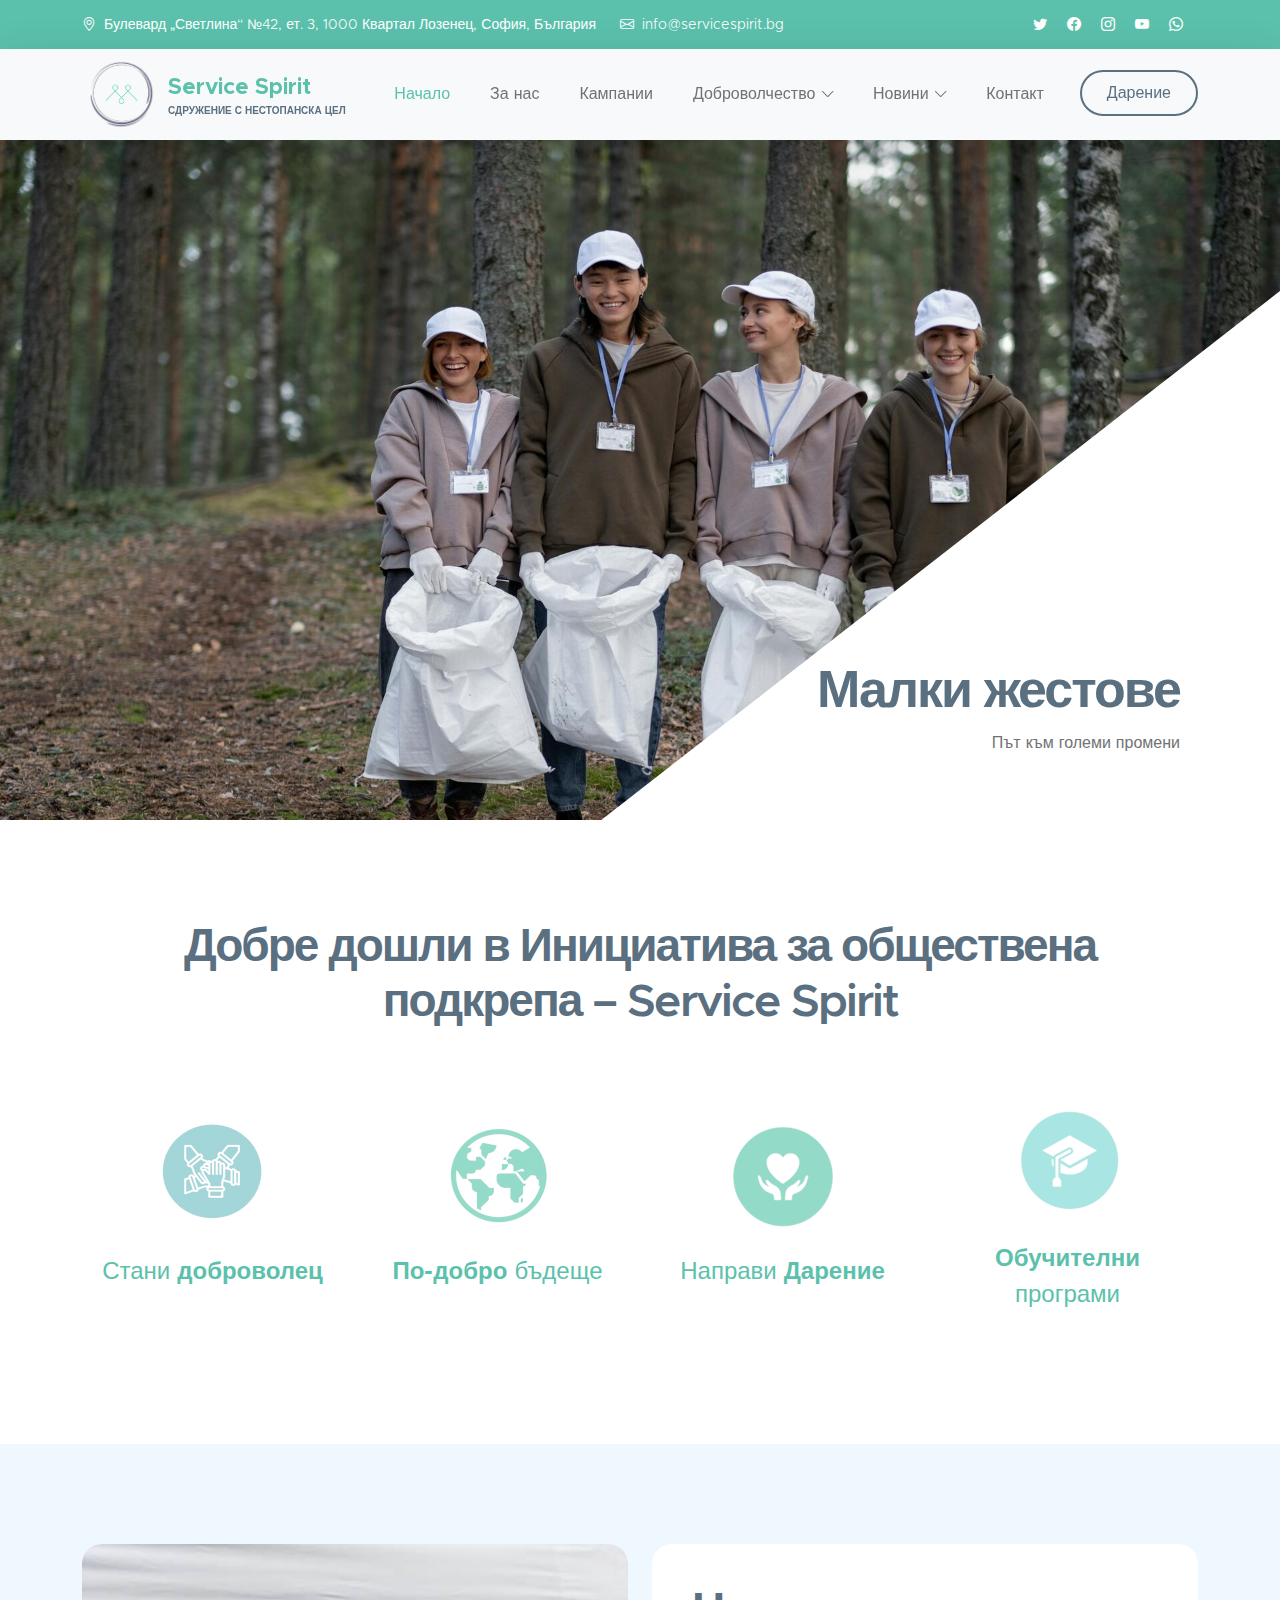
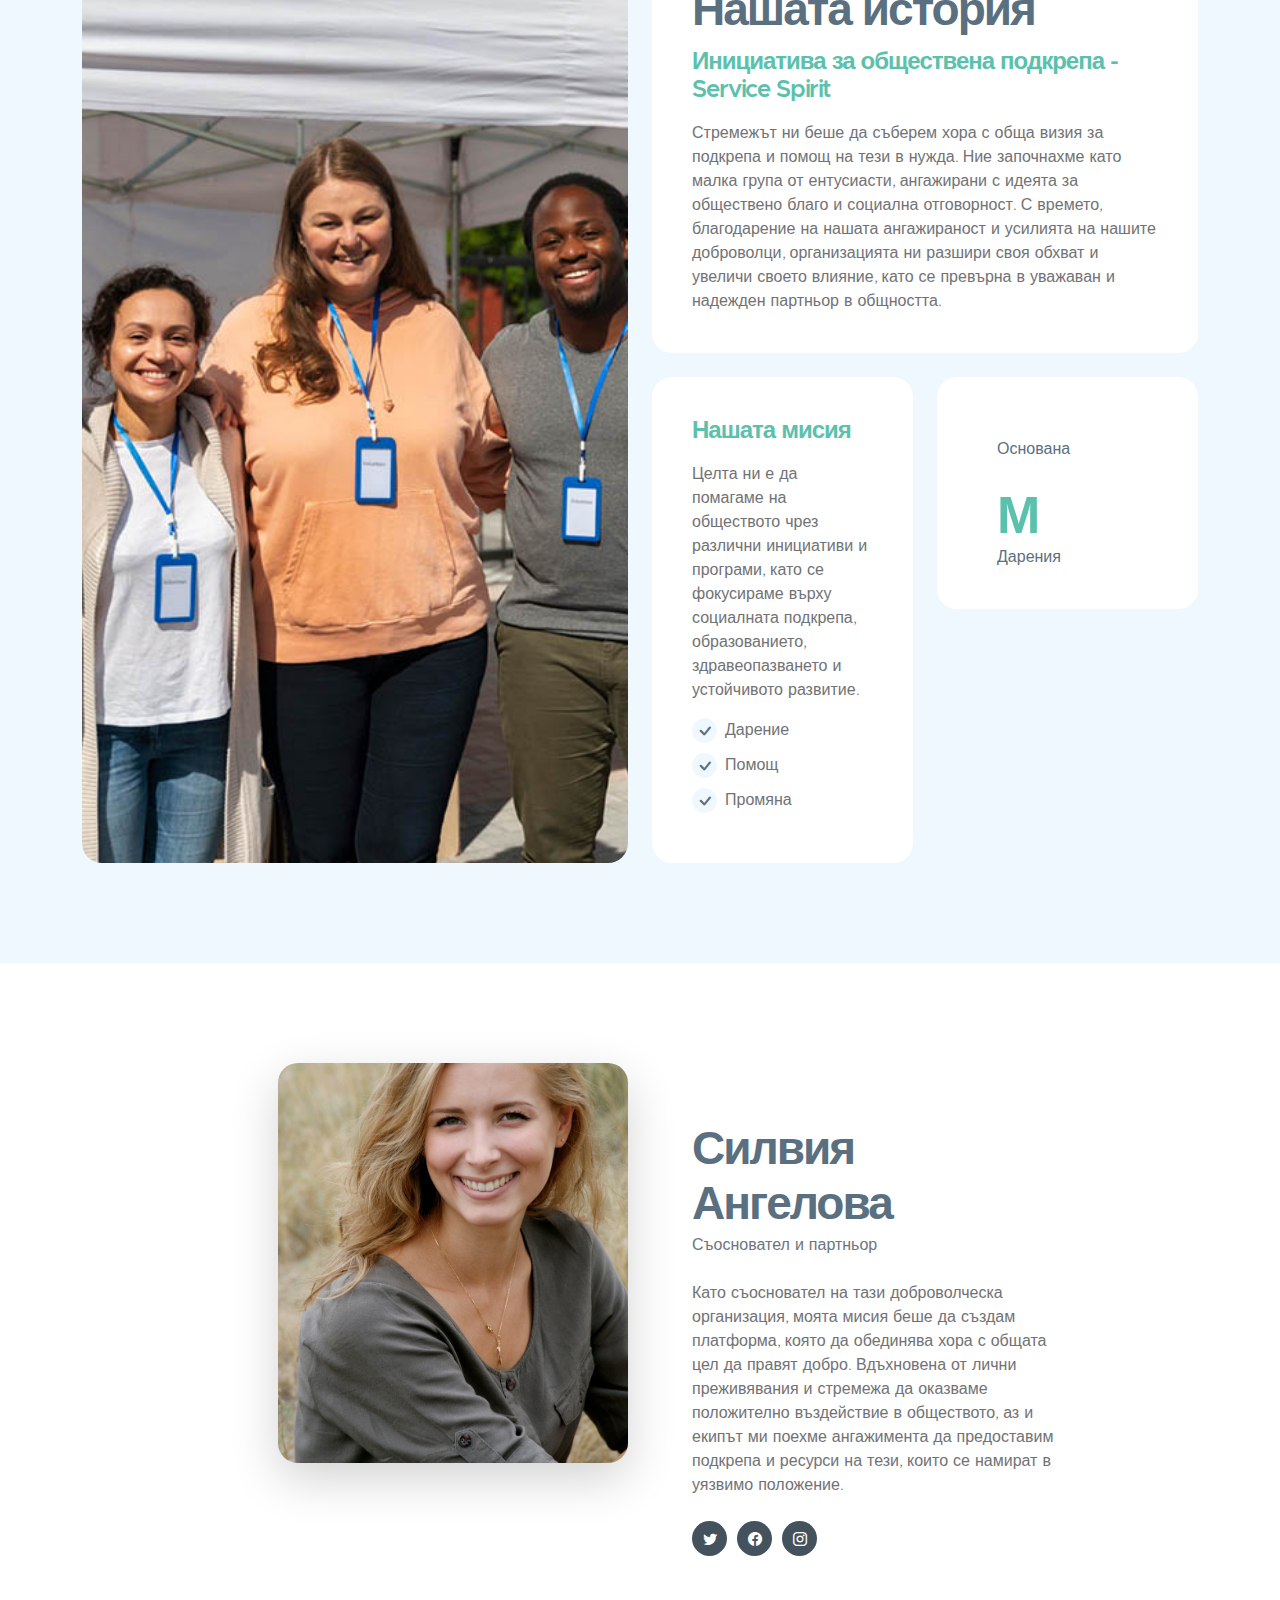
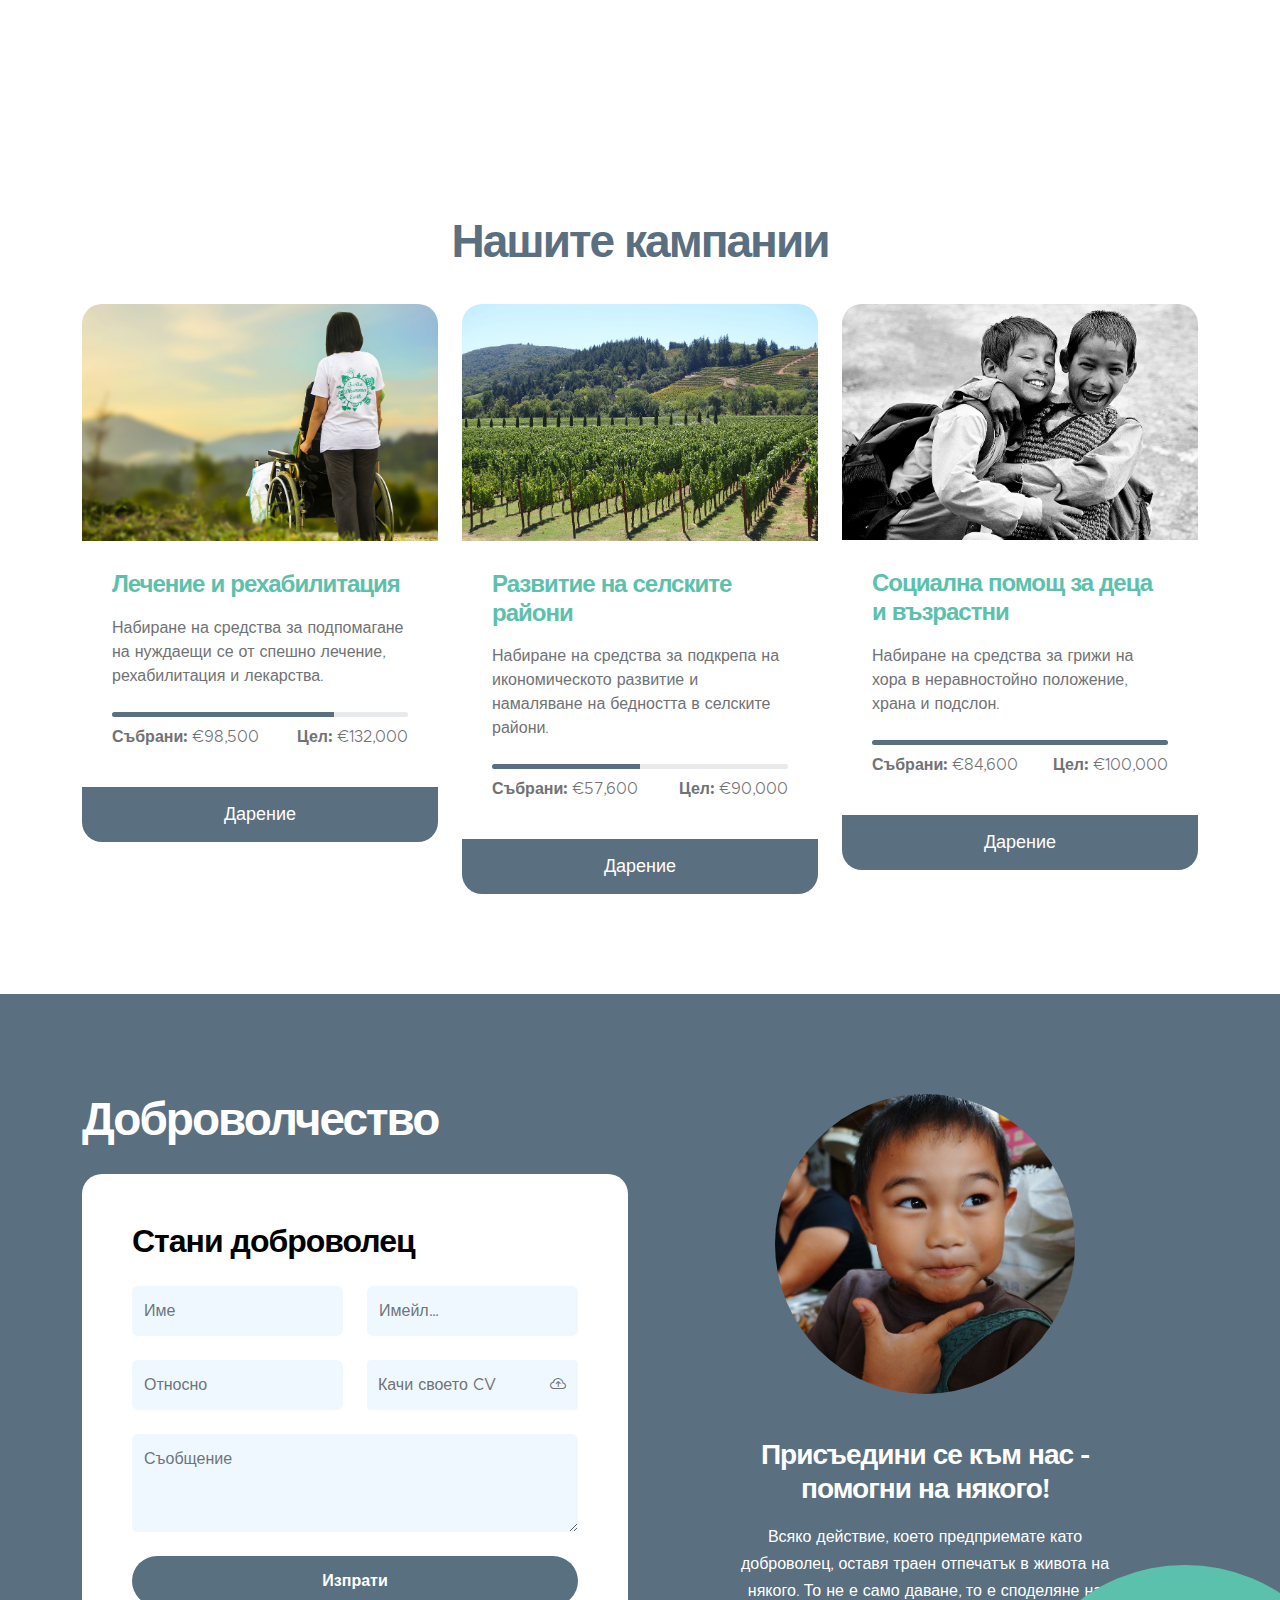
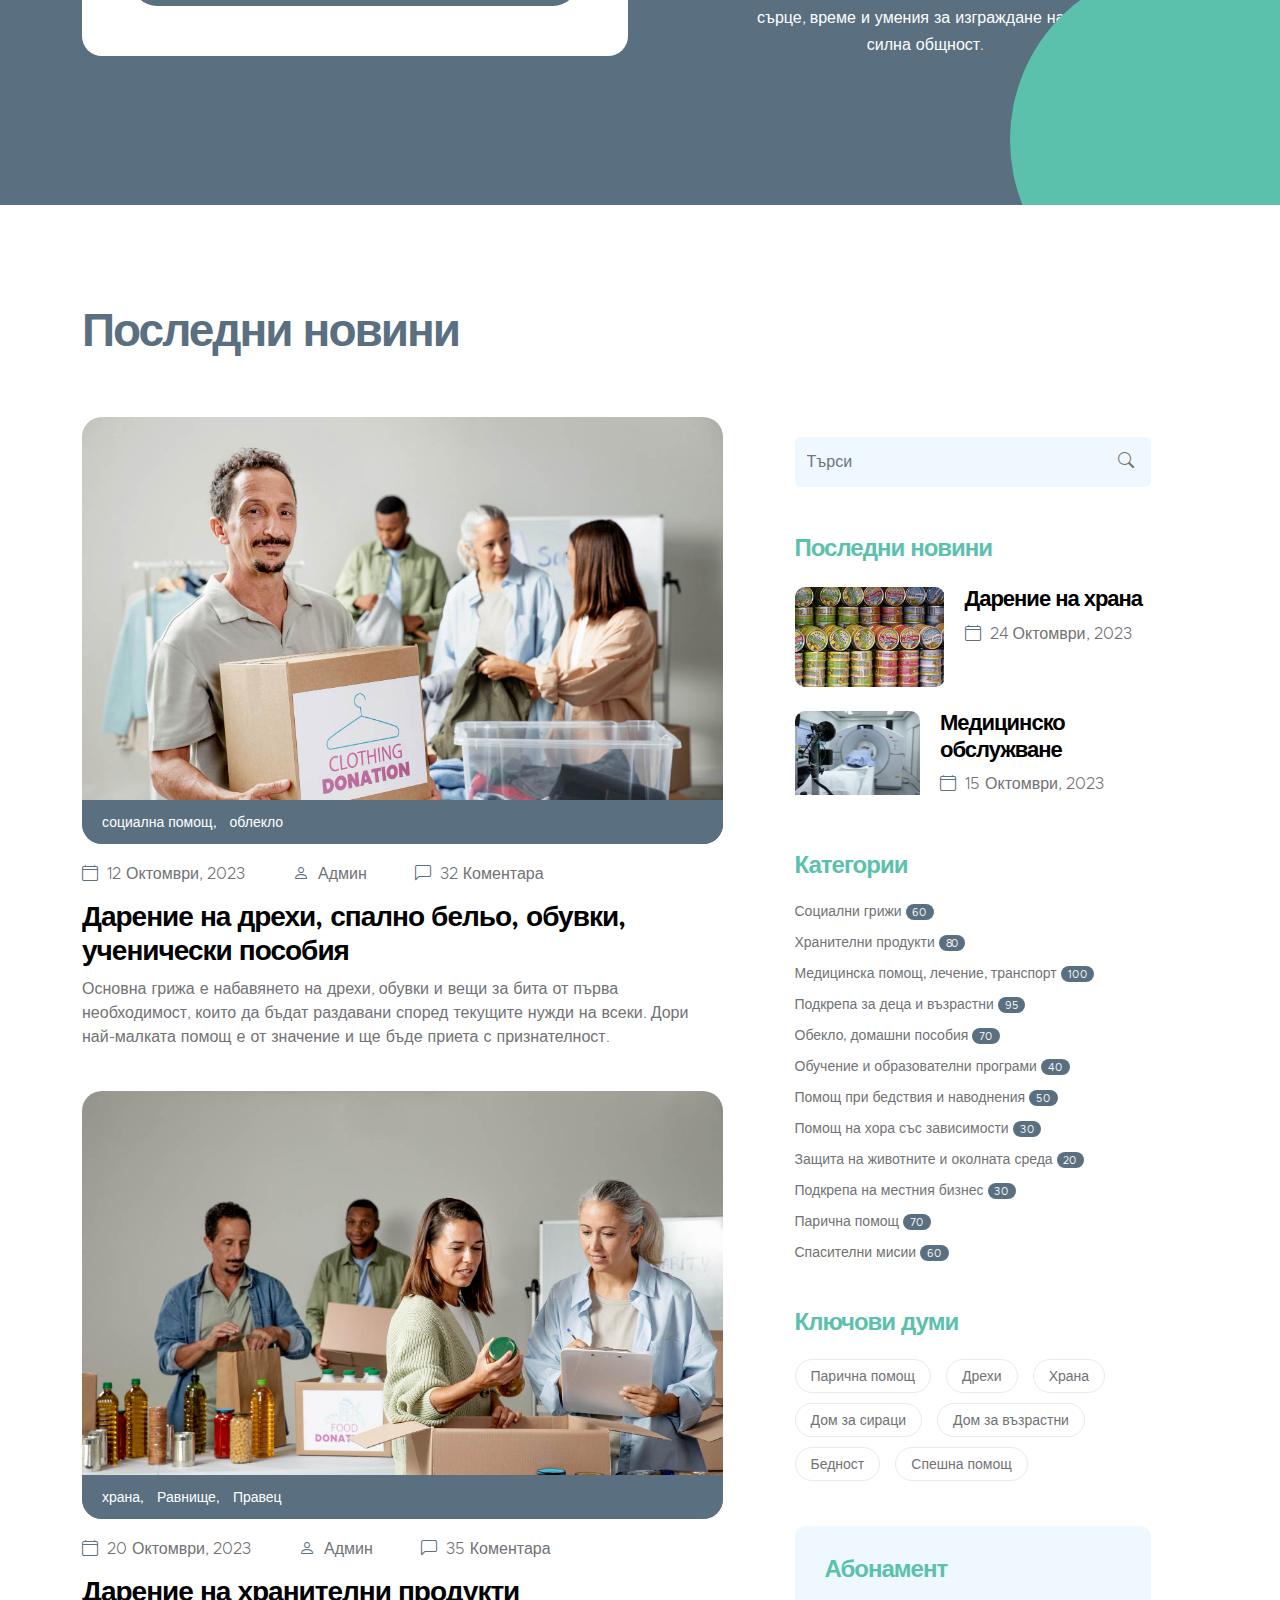
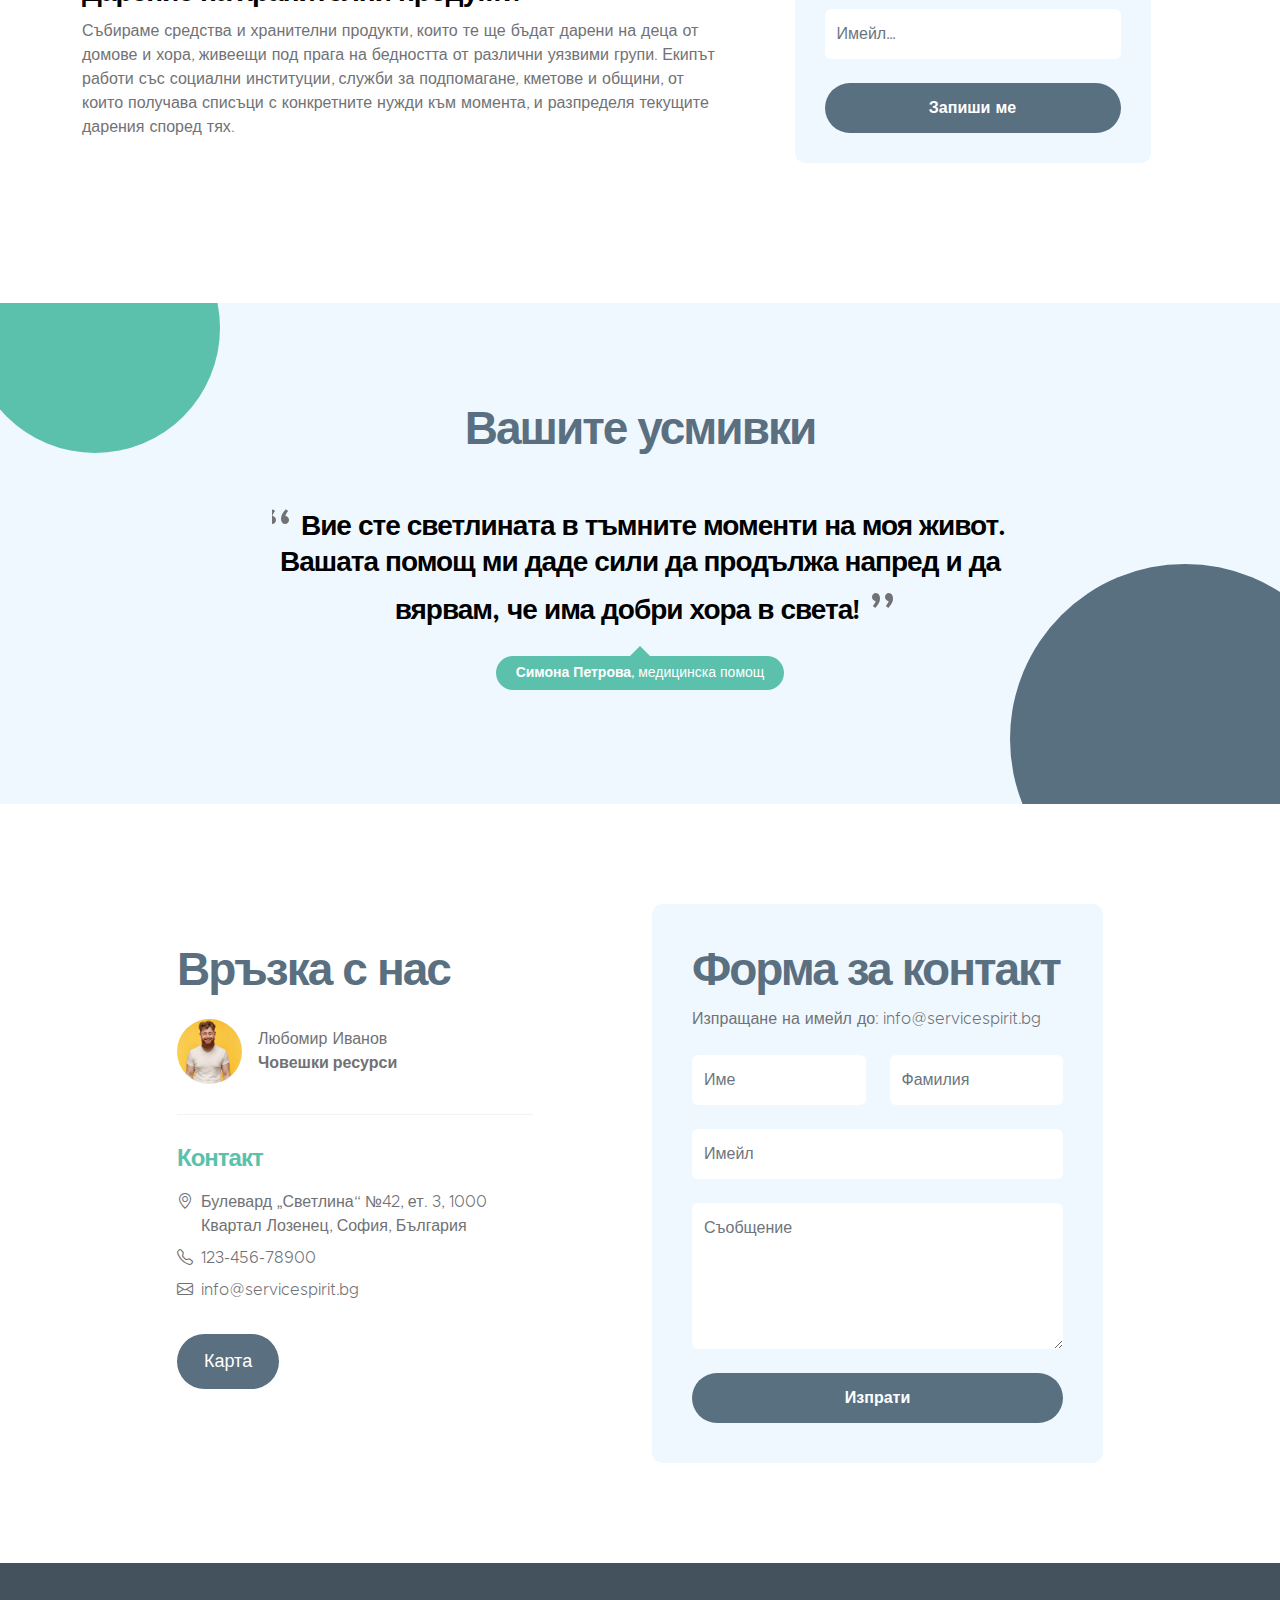
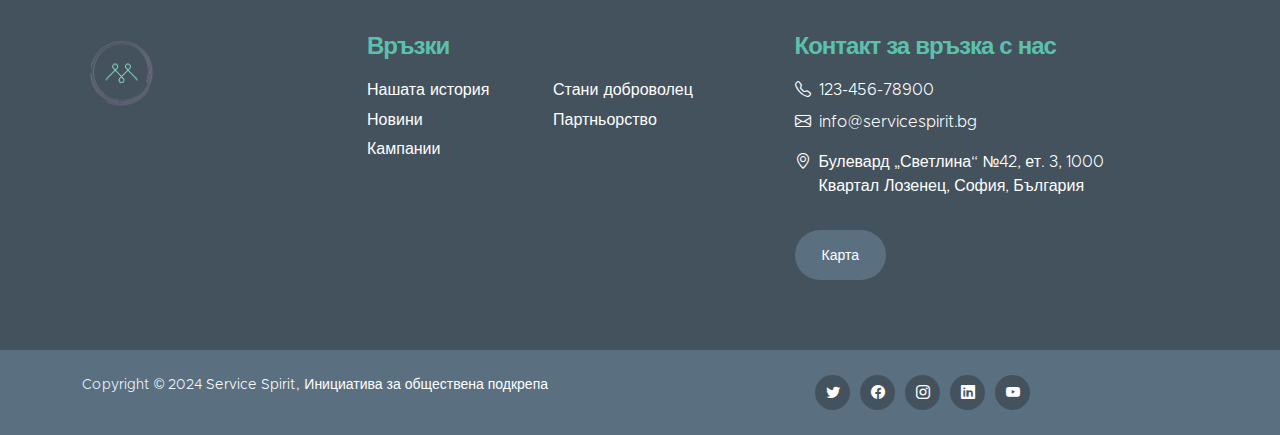
<file: index.html>
<!doctype html>
<html lang="bg">
    <head>
        <meta charset="utf-8">
        <meta name="viewport" content="width=device-width, initial-scale=1">
        <meta name="description" content="">
        <meta name="author" content="">
        <title>ServiceSpirit.bg</title>

        <!-- CSS FILES -->        
        <link href="css/bootstrap.min.css" rel="stylesheet">

        <link href="css/bootstrap-icons.css" rel="stylesheet">

        <link href="css/servicespirit.css" rel="stylesheet">


    </head>
    <body id="section_1">
        <header class="site-header">
            <div class="container">
                <div class="row">
                    
                    <div class="col-lg-8 col-12 d-flex flex-wrap">
                        <p class="d-flex me-4 mb-0">
                            <i class="bi-geo-alt me-2"></i>
                            Булевард „Светлина“ №42, ет. 3, 1000 Квартал Лозенец, София, България
                        </p>

                        <p class="d-flex mb-0">
                            <i class="bi-envelope me-2"></i>

                            <a href="mailto:info@servicespirit.bg">
                                info@servicespirit.bg
                            </a>
                        </p>
                    </div>

                    <div class="col-lg-3 col-12 ms-auto d-lg-block d-none">
                        <ul class="social-icon">
                            <li class="social-icon-item">
                                <a href="#" class="social-icon-link bi-twitter"></a>
                            </li>

                            <li class="social-icon-item">
                                <a href="#" class="social-icon-link bi-facebook"></a>
                            </li>

                            <li class="social-icon-item">
                                <a href="#" class="social-icon-link bi-instagram"></a>
                            </li>

                            <li class="social-icon-item">
                                <a href="#" class="social-icon-link bi-youtube"></a>
                            </li>

                            <li class="social-icon-item">
                                <a href="#" class="social-icon-link bi-whatsapp"></a>
                            </li>
                        </ul>
                    </div>

                </div>
            </div>
        </header>

        <nav class="navbar navbar-expand-lg bg-light shadow-lg">
            <div class="container">
                <a class="navbar-brand" href="index.html">
                    <img src="images/logo.png" class="logo img-fluid" alt="ServiceSpirit">
                    <span>
                        Service Spirit
                        <small>сдружение с нестопанска цел</small>
                    </span>
                </a>

                <button class="navbar-toggler" type="button" data-bs-toggle="collapse" data-bs-target="#navbarNav" aria-controls="navbarNav" aria-expanded="false" aria-label="Toggle navigation">
                    <span class="navbar-toggler-icon"></span>
                </button>

                <div class="collapse navbar-collapse" id="navbarNav">
                    <ul class="navbar-nav ms-auto">
                        <li class="nav-item">
                            <a class="nav-link click-scroll" href="#top">Начало</a>
                        </li>

                        <li class="nav-item">
                            <a class="nav-link click-scroll" href="#section_2">За нас</a>
                        </li>

                        <li class="nav-item">
                            <a class="nav-link click-scroll" href="#section_3">Кампании</a>
                        </li>

							<li class="nav-item dropdown">
                            <a class="nav-link click-scroll dropdown-toggle" href="#section_4" id="navbarLightDropdownMenuLink1" role="button" data-bs-toggle="dropdown" aria-expanded="false">Доброволчество</a>
							<ul class="dropdown-menu dropdown-menu-light" aria-labelledby="navbarLightDropdownMenuLink1">
                                <li><a class="dropdown-item" href="index.html">За нас</a></li>
								<li><a class="dropdown-item" href="news-detail.html">Проекти и кампании</a></li>
								<li><a class="dropdown-item" href="news-detail.html">Как да се включа</a></li>
								<li><a class="dropdown-item" href="news-detail.html">Новини и събития</a></li>
								<li><a class="dropdown-item" href="news-detail.html">Обучение и ресурси</a></li>
								<li><a class="dropdown-item" href="news-detail.html">Истории на успеха</a></li>
                            </ul>
                        </li>

                        <li class="nav-item dropdown">
                            <a class="nav-link click-scroll dropdown-toggle" href="#section_5" id="navbarLightDropdownMenuLink2" role="button" data-bs-toggle="dropdown" aria-expanded="false">Новини</a>

                            <ul class="dropdown-menu dropdown-menu-light" aria-labelledby="navbarLightDropdownMenuLink2">
                                <li><a class="dropdown-item" href="news.html">Медицинска помощ, транспорт</a></li>
                                <li><a class="dropdown-item" href="news-detail.html">Подкрепа на местния бизнес</a></li>
								<li><a class="dropdown-item" href="news-detail.html">Социални грижи</a></li>
								<li><a class="dropdown-item" href="news-detail.html">Хранителни продукти</a></li>
								<li><a class="dropdown-item" href="news-detail.html">Парична помощ</a></li>
								<li><a class="dropdown-item" href="news-detail.html">Подкрепа за деца и възрастни</a></li>
								<li><a class="dropdown-item" href="news-detail.html">Облекло, домашни пособия</a></li>
								<li><a class="dropdown-item" href="news-detail.html">Обучение и обрзователни програми</a></li>
								<li><a class="dropdown-item" href="news-detail.html">Помощ при бедствия и наводнения</a></li>
								<li><a class="dropdown-item" href="news-detail.html">Подкрепа на хора със зависимости</a></li>
								<li><a class="dropdown-item" href="news-detail.html">Защита на животните и околната среда</a></li>
								<li><a class="dropdown-item" href="news-detail.html">Спасителни мисии</a></li>
                            </ul>
                        </li>

                        <li class="nav-item">
                            <a class="nav-link click-scroll" href="#section_6">Контакт</a>
                        </li>

                        <li class="nav-item ms-3">
                            <a class="nav-link custom-btn custom-border-btn btn" href="donate.html">Дарение</a>
                        </li>
                    </ul>
                </div>
            </div>
        </nav>

        <main>

            <section class="hero-section hero-section-full-height">
                <div class="container-fluid">
                    <div class="row">

                        <div class="col-lg-12 col-12 p-0">
                            <div id="hero-slide" class="carousel carousel-fade slide" data-bs-ride="carousel">
                                <div class="carousel-inner">
                                    <div class="carousel-item active">
                                        <img src="images/slide/volunteer-cleaning.jpg" class="carousel-image img-fluid" alt="Доброволци почистват гора от отпдъци">
                                        
                                        <div class="carousel-caption d-flex flex-column justify-content-end">
                                            <h1>Малки жестове</h1>
                                            
                                            <p>Път към големи промени</p>
                                        </div>
                                    </div>

                                    <div class="carousel-item">
                                        <img src="images/slide/food-medicine-donation.jpg" class="carousel-image img-fluid" alt="Доброволци даряват храна и лекарства на хора в нужда">
                                        
                                        <div class="carousel-caption d-flex flex-column justify-content-end">
                                            <h1>Доброволец</h1>
                                            
                                            <p>Сподели времето си, помогни на хората в нужда</p>
                                        </div>
                                    </div>

                                    <div class="carousel-item">
                                        <img src="images/slide/clothes-donation.jpg" class="carousel-image img-fluid" alt="Усмихнати доброволци сортират дарени дрехи">
                                        
                                        <div class="carousel-caption d-flex flex-column justify-content-end">
                                            <h1>Дари усмивка</h1>
                                            
                                            <p>Споделете вашите истории на надежда!</p>
                                        </div>
                                    </div>
                                </div>

                                <button class="carousel-control-prev" type="button" data-bs-target="#hero-slide" data-bs-slide="prev">
                                    <span class="carousel-control-prev-icon" aria-hidden="true"></span>
                                    <span class="visually-hidden">Previous</span>
                                </button>

                                <button class="carousel-control-next" type="button" data-bs-target="#hero-slide" data-bs-slide="next">
                                    <span class="carousel-control-next-icon" aria-hidden="true"></span>
                                    <span class="visually-hidden">Next</span>
                                </button>
                            </div>
                        </div>

                    </div>
                </div>
            </section>


            <section class="section-padding">
                <div class="container">
                    <div class="row">

                        <div class="col-lg-10 col-12 text-center mx-auto">
                            <h2 class="mb-5">Добре дошли в Инициатива за обществена подкрепа – Service Spirit</h2>
                        </div>

                        <div class="col-lg-3 col-md-6 col-12 mb-4 mb-lg-0">
                            <div class="featured-block d-flex justify-content-center align-items-center">
                                <a href="donate.html" class="d-block">
                                    <img src="images/icons/hands.png" class="featured-block-image img-fluid" alt="Протегнати ръце за партньорство">

                                    <p class="featured-block-text">Стани <strong>доброволец</strong></p>
                                </a>
                            </div>
                        </div>

                        <div class="col-lg-3 col-md-6 col-12 mb-4 mb-lg-0 mb-md-4">
                            <div class="featured-block d-flex justify-content-center align-items-center">
                                <a href="donate.html" class="d-block">
                                    <img src="images/icons/heart.png" class="featured-block-image img-fluid" alt="Изображение на планетата">

                                    <p class="featured-block-text"><strong>По-добро </strong>бъдеще</p>
                                </a>
                            </div>
                        </div>

                        <div class="col-lg-3 col-md-6 col-12 mb-4 mb-lg-0 mb-md-4">
                            <div class="featured-block d-flex justify-content-center align-items-center">
                                <a href="donate.html" class="d-block">
                                    <img src="images/icons/receive.png" class="featured-block-image img-fluid" alt="Ръце, протегнати към сърце">

                                    <p class="featured-block-text">Направи <strong>Дарение</strong></p>
                                </a>
                            </div>
                        </div>

                        <div class="col-lg-3 col-md-6 col-12 mb-4 mb-lg-0">
                            <div class="featured-block d-flex justify-content-center align-items-center">
                                <a href="donate.html" class="d-block">
                                    <img src="images/icons/scholarship.png" class="featured-block-image img-fluid" alt="Изображение на университетска шапка">

                                    <p class="featured-block-text"><strong>Обучителни</strong> програми</p>
                                </a>
                            </div>
                        </div>

                    </div>
                </div>
            </section>

            <section class="section-padding section-bg" id="section_2">
                <div class="container">
                    <div class="row">

                        <div class="col-lg-6 col-12 mb-5 mb-lg-0">
                            <img src="images/group-people-volunteering-foodbank-poor-people.jpg" class="custom-text-box-image img-fluid" alt="Група усмихнати доброволци">
                        </div>

                        <div class="col-lg-6 col-12">
                            <div class="custom-text-box">
                                <h2 class="mb-2">Нашата история</h2>

                                <h5 class="mb-3">Инициатива за обществена подкрепа - Service Spirit</h5>

                                <p class="mb-0">Стремежът ни беше да съберем хора с обща визия за подкрепа и помощ на тези в нужда. Ние започнахме като малка група от ентусиасти, ангажирани с идеята за обществено благо и социална отговорност. 
								С времето, благодарение на нашата ангажираност и усилията на нашите доброволци, организацията ни разшири своя обхват и увеличи своето влияние, като се превърна в уважаван и надежден партньор в общността.</p>
                            </div>
                            
                            <div class="row">
                                <div class="col-lg-6 col-md-6 col-12">
                                    <div class="custom-text-box mb-lg-0">
                                        <h5 class="mb-3">Нашата мисия</h5>
                                        <p>Целта ни е да помагаме на обществото чрез различни инициативи и програми, като се фокусираме върху социалната подкрепа, образованието, здравеопазването и устойчивото развитие.</p>

                                        <ul class="custom-list mt-2">
                                            <li class="custom-list-item d-flex">
                                                <i class="bi-check custom-text-box-icon me-2"></i>
                                                Дарение
                                            </li>

                                            <li class="custom-list-item d-flex">
                                                <i class="bi-check custom-text-box-icon me-2"></i>
                                                Помощ
                                            </li>
								
											<li class="custom-list-item d-flex">
                                                <i class="bi-check custom-text-box-icon me-2"></i>
                                                Промяна
                                            </li>
                                        </ul>
                                    </div>
                                </div>

                                <div class="col-lg-6 col-md-6 col-12">
                                    <div class="custom-text-box d-flex flex-wrap d-lg-block mb-lg-0">
                                        <div class="counter-thumb"> 
                                            <div class="d-flex">
                                                <span class="counter-number" data-from="1" data-to="2009" data-speed="1000"></span>
                                                <span class="counter-number-text"></span>
                                            </div>

                                            <span class="counter-text">Основана</span>
                                        </div> 

                                        <div class="counter-thumb mt-4"> 
                                            <div class="d-flex">
                                                <span class="counter-number" data-from="1" data-to="120" data-speed="1000"></span>
                                                <span class="counter-number-text"> М</span>
                                            </div>

                                            <span class="counter-text">Дарения</span>
                                        </div> 
                                    </div>
                                </div>
                            </div>
                        </div>

                    </div>
                </div>
            </section>


            <section class="about-section section-padding">
                <div class="container">
                    <div class="row">

                        <div class="col-lg-6 col-md-5 col-12">
                            <img src="images/portrait-volunteer-who-organized-donations-charity.jpg" class="about-image ms-lg-auto bg-light shadow-lg img-fluid" alt="Снимка на усмихнато момиче">
                        </div>

                        <div class="col-lg-5 col-md-7 col-12">
                            <div class="custom-text-block">
                                <h2 class="mb-0">Силвия Ангелова</h2>

                                <p class="text-muted mb-lg-4 mb-md-4">Съосновател и партньор</p>

                                <p>Като съосновател на тази доброволческа организация, моята мисия беше да създам платформа, която да обединява хора с общата цел да правят добро. Вдъхновена от лични преживявания и стремежа да оказваме положително въздействие в обществото, аз и екипът ми поехме ангажимента да предоставим подкрепа и ресурси на тези, които се намират в уязвимо положение.</p>

                                <ul class="social-icon mt-4">
                                    <li class="social-icon-item">
                                        <a href="#" class="social-icon-link bi-twitter"></a>
                                    </li>

                                    <li class="social-icon-item">
                                        <a href="#" class="social-icon-link bi-facebook"></a>
                                    </li>

                                    <li class="social-icon-item">
                                        <a href="#" class="social-icon-link bi-instagram"></a>
                                    </li>
                                </ul>
                            </div>
                        </div>

                    </div>
                </div>
            </section>

            <section class="section-padding" id="section_3">
                <div class="container">
                    <div class="row">

                        <div class="col-lg-12 col-12 text-center mb-4">
                            <h2>Нашите кампании</h2>
                        </div>

                        <div class="col-lg-4 col-md-6 col-12 mb-4 mb-lg-0">
                            <div class="custom-block-wrap">
                                <img src="images/causes/hospice.jpg" class="custom-block-image img-fluid" alt="Момиче грижещо се за болен в инвалидн количка">

                                <div class="custom-block">
                                    <div class="custom-block-body">
                                        <h5 class="mb-3">Лечение и рехабилитация</h5>

                                        <p>Набиране на средства за подпомагане на нуждаещи се от спешно лечение, рехабилитация и лекарства.</p>

                                        <div class="progress mt-4">
                                            <div class="progress-bar w-75" role="progressbar" aria-valuenow="75" aria-valuemin="0" aria-valuemax="100"></div>
                                        </div>

                                        <div class="d-flex align-items-center my-2">
                                            <p class="mb-0">
                                                <strong>Събрани:</strong>
                                                €98,500
                                            </p>

                                            <p class="ms-auto mb-0">
                                                <strong>Цел:</strong>
                                                €132,000
                                            </p>
                                        </div>
                                    </div>

                                    <a href="donate.html" class="custom-btn btn">Дарение</a>
                                </div>
                            </div>
                        </div>

                        <div class="col-lg-4 col-md-6 col-12 mb-4 mb-lg-0">
                            <div class="custom-block-wrap">
                                <img src="images/causes/wine.jpg" class="custom-block-image img-fluid" alt="Снимка на гроздов масив">

                                <div class="custom-block">
                                    <div class="custom-block-body">
                                        <h5 class="mb-3">Развитие на селските райони</h5>

                                        <p>Набиране на средства за подкрепа на икономическото развитие и намаляване на бедността в селските райони.</p>

                                        <div class="progress mt-4">
                                            <div class="progress-bar w-50" role="progressbar" aria-valuenow="50" aria-valuemin="0" aria-valuemax="100"></div>
                                        </div>

                                        <div class="d-flex align-items-center my-2">
                                            <p class="mb-0">
                                                <strong>Събрани:</strong>
                                                €57,600
                                            </p>

                                            <p class="ms-auto mb-0">
                                                <strong>Цел:</strong>
                                                €90,000
                                            </p>
                                        </div>
                                    </div>

                                    <a href="donate.html" class="custom-btn btn">Дарение</a>
                                </div>
                            </div>
                        </div>

                        <div class="col-lg-4 col-md-6 col-12">
                            <div class="custom-block-wrap">
                                <img src="images/causes/children.jpg" class="custom-block-image img-fluid" alt="Усмихнати деца">

                                <div class="custom-block">
                                    <div class="custom-block-body">
                                        <h5 class="mb-3">Социална помощ за деца и възрастни</h5>

                                        <p>Набиране на средства за грижи на хора в неравностойно положение, храна и подслон.</p>

                                        <div class="progress mt-4">
                                            <div class="progress-bar w-100" role="progressbar" aria-valuenow="100" aria-valuemin="0" aria-valuemax="100"></div>
                                        </div>

                                        <div class="d-flex align-items-center my-2">
                                            <p class="mb-0">
                                                <strong>Събрани:</strong>
                                                €84,600
                                            </p>

                                            <p class="ms-auto mb-0">
                                                <strong>Цел:</strong>
                                                €100,000
                                            </p>
                                        </div>
                                    </div>

                                    <a href="donate.html" class="custom-btn btn">Дарение</a>
                                </div>
                            </div>
                        </div>

                    </div>
                </div>
            </section>

            <section class="volunteer-section section-padding" id="section_4">
                <div class="container">
                    <div class="row">

                        <div class="col-lg-6 col-12">
                            <h2 class="text-white mb-4">Доброволчество</h2>

                            <form class="custom-form volunteer-form mb-5 mb-lg-0" action="#" method="post">
                                <h3 class="mb-4">Стани доброволец</h3>

                                <div class="row">
                                    <div class="col-lg-6 col-12">
                                        <input type="text" name="volunteer-name" id="volunteer-name" class="form-control" placeholder="Име" required>
                                    </div>

                                    <div class="col-lg-6 col-12">    
                                        <input type="email" name="volunteer-email" id="volunteer-email" pattern="[^ @]*@[^ @]*" class="form-control" placeholder="Имейл..." required>
                                    </div>

                                    <div class="col-lg-6 col-12">
                                        <input type="text" name="volunteer-subject" id="volunteer-subject" class="form-control" placeholder="Относно" required>
                                    </div>

                                    <div class="col-lg-6 col-12">
                                        <div class="input-group input-group-file">
                                            <input type="file" class="form-control" id="inputGroupFile02">
                                            
                                            <label class="input-group-text" for="inputGroupFile02">Качи своето CV</label>

                                            <i class="bi-cloud-arrow-up ms-auto"></i>
                                        </div>
                                    </div>
                                </div>

                                <textarea name="volunteer-message" rows="3" class="form-control" id="volunteer-message" placeholder="Съобщение"></textarea>

                                <button type="submit" class="form-control">Изпрати</button>
                            </form>
                        </div>

                        <div class="col-lg-6 col-12">
                            <img src="images/volunteer.jpg" class="volunteer-image img-fluid" alt="Усмихнато дете">

                            <div class="custom-block-body text-center">
                                <h4 class="text-white mt-lg-3 mb-lg-3">Присъедини се към нас - помогни на някого!</h4>

                                <p class="text-white">Всяко действие, което предприемате като доброволец, оставя траен отпечатък в живота на някого. То не е само даване, то е споделяне на сърце, време и умения за изграждане на по-силна общност.</p>
                            </div>
                        </div>

                    </div>
                </div>
            </section>

            <section class="news-section section-padding" id="section_5">
                <div class="container">
                    <div class="row">

                        <div class="col-lg-12 col-12 mb-5">
                            <h2>Последни новини</h2>
                        </div>

                        <div class="col-lg-7 col-12">
                            <div class="news-block">
                                <div class="news-block-top">
                                    <a href="news-detail.html">
                                        <img src="images/news/medium-shot-volunteers-with-clothing-donations.jpg" class="news-image img-fluid" alt="Доброволец дъжащ пакет с дарени дрехи">
                                    </a>

                                    <div class="news-category-block">
                                        <a href="#" class="category-block-link">
                                            социална помощ,
                                        </a>

                                        <a href="#" class="category-block-link">
                                            облекло
                                        </a>
                                    </div>
                                </div>

                                <div class="news-block-info">
                                    <div class="d-flex mt-2">
                                        <div class="news-block-date">
                                            <p>
                                                <i class="bi-calendar4 custom-icon me-1"></i>
                                                12 Октомври, 2023
                                            </p>
                                        </div>

                                        <div class="news-block-author mx-5">
                                            <p>
                                                <i class="bi-person custom-icon me-1"></i>
                                                Админ
                                            </p>
                                        </div>

                                        <div class="news-block-comment">
                                            <p>
                                                <i class="bi-chat-left custom-icon me-1"></i>
                                                32 Коментара
                                            </p>
                                        </div>
                                    </div>

                                    <div class="news-block-title mb-2">
                                        <h4><a href="news-detail.html" class="news-block-title-link">Дарение на дрехи, спално бельо, обувки, ученически пособия</a></h4>
                                    </div>

                                    <div class="news-block-body">
                                        <p>Основна грижа е набавянето на дрехи, обувки и вещи за бита от първа необходимост, които да бъдат раздавани според текущите нужди на всеки. Дори най-малката помощ е от значение и ще бъде приета с признателност.</p>
                                    </div>
                                </div>
                            </div>

                            <div class="news-block mt-3">
                                <div class="news-block-top">
                                    <a href="news-detail.html">
                                        <img src="images/news/medium-shot-people-collecting-foodstuff.jpg" class="news-image img-fluid" alt="Хора сортират дарени храни">
                                    </a>

                                    <div class="news-category-block">
                                        <a href="#" class="category-block-link">
                                            храна,
                                        </a>

                                        <a href="#" class="category-block-link">
                                            Равнище,
                                        </a>

                                        <a href="#" class="category-block-link">
                                            Правец
                                        </a>
                                    </div>
                                </div>

                                <div class="news-block-info">
                                    <div class="d-flex mt-2">
                                        <div class="news-block-date">
                                            <p>
                                                <i class="bi-calendar4 custom-icon me-1"></i>
                                                20 Октомври, 2023
                                            </p>
                                        </div>

                                        <div class="news-block-author mx-5">
                                            <p>
                                                <i class="bi-person custom-icon me-1"></i>
                                                Админ
                                            </p>
                                        </div>

                                        <div class="news-block-comment">
                                            <p>
                                                <i class="bi-chat-left custom-icon me-1"></i>
                                                35 Коментара
                                            </p>
                                        </div>
                                    </div>

                                    <div class="news-block-title mb-2">
                                        <h4><a href="news-detail.html" class="news-block-title-link">Дарение на хранителни продукти</a></h4>
                                    </div>

                                    <div class="news-block-body">
                                        <p>Събираме средства и хранителни продукти, които те ще бъдат дарени на деца от домове и хора, живеещи под прага на бедността от различни уязвими групи. Екипът работи със социални институции, служби за подпомагане, кметове и общини, от които получава списъци с конкретните нужди към момента, и разпределя текущите дарения според тях.</p>
                                    </div>
                                </div>
                            </div>
                        </div>

                        <div class="col-lg-4 col-12 mx-auto">
                            <form class="custom-form search-form" action="#" method="get">
                                <input name="search" type="search" class="form-control" id="search" placeholder="Търси" aria-label="Search">

                                <button type="submit" class="form-control">
                                    <i class="bi-search"></i>
                                </button>
                            </form>

                            <h5 class="mt-5 mb-3">Последни новини</h5>

                            <div class="news-block news-block-two-col d-flex mt-4">
                                <div class="news-block-two-col-image-wrap">
                                    <a href="news-detail.html">
                                        <img src="images/news/food-donation.jpg" class="news-image img-fluid" alt="Консервирани храни">
                                    </a>
                                </div>

                                <div class="news-block-two-col-info">
                                    <div class="news-block-title mb-2">
                                        <h6><a href="news-detail.html" class="news-block-title-link">Дарение на храна</a></h6>
                                    </div>

                                    <div class="news-block-date">
                                        <p>
                                            <i class="bi-calendar4 custom-icon me-1"></i>
                                            24 Октомври, 2023
                                        </p>
                                    </div>
                                </div>
                            </div>

                            <div class="news-block news-block-two-col d-flex mt-4">
                                <div class="news-block-two-col-image-wrap">
                                    <a href="news-detail.html">
                                        <img src="images/news/hospital-treatment.jpg" class="news-image img-fluid" alt="Болнична стая с ядрено магнитен резонанс">
                                    </a>
                                </div>

                                <div class="news-block-two-col-info">
                                    <div class="news-block-title mb-2">
                                        <h6><a href="news-detail.html" class="news-block-title-link">Медицинско обслужване</a></h6>
                                    </div>

                                    <div class="news-block-date">
                                        <p>
                                            <i class="bi-calendar4 custom-icon me-1"></i>
                                            15 Октомври, 2023
                                        </p>
                                    </div>
                                </div>
                            </div>

                            <div class="category-block d-flex flex-column">
                                <h5 class="mb-3">Категории</h5>

                                <a href="#" class="category-block-link">
                                    Социални грижи
                                    <span class="badge">60</span>
                                </a>

                                <a href="#" class="category-block-link">
                                   Хранителни продукти
                                    <span class="badge">80</span>
                                </a>

                                <a href="#" class="category-block-link">
                                    Медицинска помощ, лечение, транспорт
                                    <span class="badge">100</span>
                                </a>

                                <a href="#" class="category-block-link">
                                    Подкрепа за деца и възрастни
                                    <span class="badge">95</span>
                                </a>

                                <a href="#" class="category-block-link">
                                    Обекло, домашни пособия
                                    <span class="badge">70</span>
                                </a>
								
								<a href="#" class="category-block-link">
                                    Обучение и образователни програми
                                    <span class="badge">40</span>
                                </a>
								
								<a href="#" class="category-block-link">
                                    Помощ при бедствия и наводнения
                                    <span class="badge">50</span>
                                </a>
								
							<a href="#" class="category-block-link">
                                    Помощ на хора със зависимости
                                    <span class="badge">30</span>
                                </a>
								
								<a href="#" class="category-block-link">
                                    Защита на животните и околната среда
                                    <span class="badge">20</span>
                                </a>
								
								<a href="#" class="category-block-link">
                                    Подкрепа на местния бизнес
                                    <span class="badge">30</span>
                                </a>
								
								<a href="#" class="category-block-link">
                                    Парична помощ
                                    <span class="badge">70</span>
                                </a>
								<a href="#" class="category-block-link">
                                    Спасителни мисии
                                    <span class="badge">60</span>
                                </a>
                            </div>

                            <div class="tags-block">
                                <h5 class="mb-3">Ключови думи</h5>

                                <a href="#" class="tags-block-link">
                                    Парична помощ
                                </a>

                                <a href="#" class="tags-block-link">
                                    Дрехи
                                </a>

                                <a href="#" class="tags-block-link">
                                    Храна
                                </a>

                                <a href="#" class="tags-block-link">
                                    Дом за сираци
                                </a>

                                <a href="#" class="tags-block-link">
                                    Дом за възрастни
                                </a>

                                <a href="#" class="tags-block-link">
                                    Бедност
                                </a>

                                <a href="#" class="tags-block-link">
                                    Спешна помощ
                                </a>
                            </div>

                            <form class="custom-form subscribe-form" action="#" method="get">
                                <h5 class="mb-4">Абонамент</h5>

                                <input type="email" name="subscribe-email" id="subscribe-email" pattern="[^ @]*@[^ @]*" class="form-control" placeholder="Имейл..." required>

                                <div class="col-lg-12 col-12">
                                    <button type="submit" class="form-control">Запиши ме</button>
                                </div>
                            </form>
                        </div>

                    </div>
                </div>
            </section>


            <section class="testimonial-section section-padding section-bg">
                <div class="container">
                    <div class="row">

                        <div class="col-lg-8 col-12 mx-auto">
                            <h2 class="mb-lg-3">Вашите усмивки</h2>
                            
                                <div id="testimonial-carousel" class="carousel carousel-fade slide" data-bs-ride="carousel">

                                    <div class="carousel-inner">
                                        <div class="carousel-item active">
                                           <div class="carousel-caption">
                                                <h4 class="carousel-title">Вие сте светлината в тъмните моменти на моя живот. Вашата помощ ми даде сили да продължа напред и да вярвам, че има добри хора в света!</h4>

                                                <small class="carousel-name"><span class="carousel-name-title">Симона Петрова</span>, медицинска помощ</small>
                                           </div>
                                        </div>

                                        <div class="carousel-item">
                                            <div class="carousel-caption">
                                                <h4 class="carousel-title">Трудно ми е да намеря думите, за да изразя моята благодарност. Вашата подкрепа беше като светлина в тунела и ми помогна да видя бъдещето с нови очи!</h4>

                                                <small class="carousel-name"><span class="carousel-name-title">Мартин Йорданов</span>, бизнес проект</small>
                                            </div>
                                        </div>

                                        <div class="carousel-item">
                                            <div class="carousel-caption">
                                                <h4 class="carousel-title">Никога няма да забравя как вие се протегнахте, когато никой друг не можеше да помогне. Вашата доброта и подкрепа промениха живота ми!</h4>

                                                <small class="carousel-name"><span class="carousel-name-title">Надежда Димитрова</span>, наркозависимост</small>
                                            </div>
                                        </div>

                                        <div class="carousel-item">
                                            <div class="carousel-caption">
                                                <h4 class="carousel-title">Получената помощ ми даде възможност да стъпя на краката си отново. Благодаря ви от сърце за вашата безкористност и доброта!</h4>

                                                <small class="carousel-name"><span class="carousel-name-title">Калоян Маринов</span>, приют за бездомни</small>
                                           </div>
                                        </div>

                                 </div>
                            </div>
                        </div>

                    </div>
                </div>
            </section>


            <section class="contact-section section-padding" id="section_6">
                <div class="container">
                    <div class="row">

                        <div class="col-lg-4 col-12 ms-auto mb-5 mb-lg-0">
                            <div class="contact-info-wrap">
                                <h2>Връзка с нас</h2>

                                <div class="contact-image-wrap d-flex flex-wrap">
                                    <img src="images/avatar/portrait-young-redhead-bearded-male.jpg" class="img-fluid avatar-image" alt="Усмихнато момче с брада">

                                    <div class="d-flex flex-column justify-content-center ms-3">
                                        <p class="mb-0">Любомир Иванов</p>
                                        <p class="mb-0"><strong>Човешки ресурси</strong></p>
                                    </div>
                                </div>

                                <div class="contact-info">
                                    <h5 class="mb-3">Контакт</h5>

                                    <p class="d-flex mb-2">
                                        <i class="bi-geo-alt me-2"></i>
                                        Булевард „Светлина“ №42, ет. 3, 1000 Квартал Лозенец, София, България
                                    </p>

                                    <p class="d-flex mb-2">
                                        <i class="bi-telephone me-2"></i>

                                        <a href="tel:123-456-78900">
                                            123-456-78900
                                        </a>
                                    </p>

                                    <p class="d-flex">
                                        <i class="bi-envelope me-2"></i>

                                        <a href="info@servicespirit.bg">
                                            info@servicespirit.bg
                                        </a>
                                    </p>

                                    <a href="#" class="custom-btn btn mt-3">Карта</a>
                                </div>
                            </div>
                        </div>

                        <div class="col-lg-5 col-12 mx-auto">
                            <form class="custom-form contact-form" action="#" method="post">
                                <h2>Форма за контакт</h2>

                                <p class="mb-4">Изпращане на имейл до:
                                    <a href="#">info@servicespirit.bg</a>
                                </p>
                                <div class="row">
                                    <div class="col-lg-6 col-md-6 col-12">
                                        <input type="text" name="first-name" id="first-name" class="form-control" placeholder="Име" required>
                                    </div>

                                    <div class="col-lg-6 col-md-6 col-12">
                                        <input type="text" name="last-name" id="last-name" class="form-control" placeholder="Фамилия" required>
                                    </div>
                                </div>

                                <input type="email" name="email" id="email" pattern="[^ @]*@[^ @]*" class="form-control" placeholder="Имейл" required>

                                <textarea name="message" rows="5" class="form-control" id="message" placeholder="Съобщение"></textarea>

                                <button type="submit" class="form-control">Изпрати</button>
                            </form>
                        </div>

                    </div>
                </div>
            </section>
        </main>

        <footer class="site-footer">
            <div class="container">
                <div class="row">
                    <div class="col-lg-3 col-12 mb-4">
                        <img src="images/logo.png" class="logo img-fluid" alt="">
                    </div>

                    <div class="col-lg-4 col-md-6 col-12 mb-4">
                        <h5 class="site-footer-title mb-3">Връзки</h5>

                        <ul class="footer-menu">
                            <li class="footer-menu-item"><a href="#" class="footer-menu-link">Нашата история</a></li>

                            <li class="footer-menu-item"><a href="#" class="footer-menu-link">Новини</a></li>

                            <li class="footer-menu-item"><a href="#" class="footer-menu-link">Кампании</a></li>

                            <li class="footer-menu-item"><a href="#" class="footer-menu-link">Стани доброволец</a></li>

                            <li class="footer-menu-item"><a href="#" class="footer-menu-link">Партньорство</a></li>
                        </ul>
                    </div>

                    <div class="col-lg-4 col-md-6 col-12 mx-auto">
                        <h5 class="site-footer-title mb-3">Контакт за връзка с нас</h5>

                        <p class="text-white d-flex mb-2">
                            <i class="bi-telephone me-2"></i>

                            <a href="tel:123-456-78900" class="site-footer-link">
                                123-456-78900
                            </a>
                        </p>

                        <p class="text-white d-flex">
                            <i class="bi-envelope me-2"></i>

                            <a href=" info@servicespirit.bg" class="site-footer-link">
                                 info@servicespirit.bg
                            </a>
                        </p>

                        <p class="text-white d-flex mt-3">
                            <i class="bi-geo-alt me-2"></i>
                            Булевард „Светлина“ №42, ет. 3, 1000 Квартал Лозенец, София, България
                        </p>

                        <a href="#" class="custom-btn btn mt-3">Карта</a>
                    </div>
                </div>
            </div>

            <div class="site-footer-bottom">
                <div class="container">
                    <div class="row">

                        <div class="col-lg-6 col-md-7 col-12">
                            <p class="copyright-text mb-0">Copyright © 2024 <a href="#">Service Spirit, Инициатива за обществена подкрепа</a></p>
                        </div>
                        
                        <div class="col-lg-6 col-md-5 col-12 d-flex justify-content-center align-items-center mx-auto">
                            <ul class="social-icon">
                                <li class="social-icon-item">
                                    <a href="#" class="social-icon-link bi-twitter"></a>
                                </li>

                                <li class="social-icon-item">
                                    <a href="#" class="social-icon-link bi-facebook"></a>
                                </li>

                                <li class="social-icon-item">
                                    <a href="#" class="social-icon-link bi-instagram"></a>
                                </li>

                                <li class="social-icon-item">
                                    <a href="#" class="social-icon-link bi-linkedin"></a>
                                </li>

                                <li class="social-icon-item">
                                    <a href="https://youtube.com" class="social-icon-link bi-youtube"></a>
                                </li>
                            </ul>
                        </div>
                        
                    </div>
                </div>
            </div>
        </footer>

        <!-- JAVASCRIPT FILES -->
        <script src="js/jquery.min.js"></script>
        <script src="js/bootstrap.min.js"></script>
        <script src="js/jquery.sticky.js"></script>
        <script src="js/click-scroll.js"></script>
        <script src="js/counter.js"></script>
        <script src="js/custom.js"></script>

    </body>
</html>
</file>
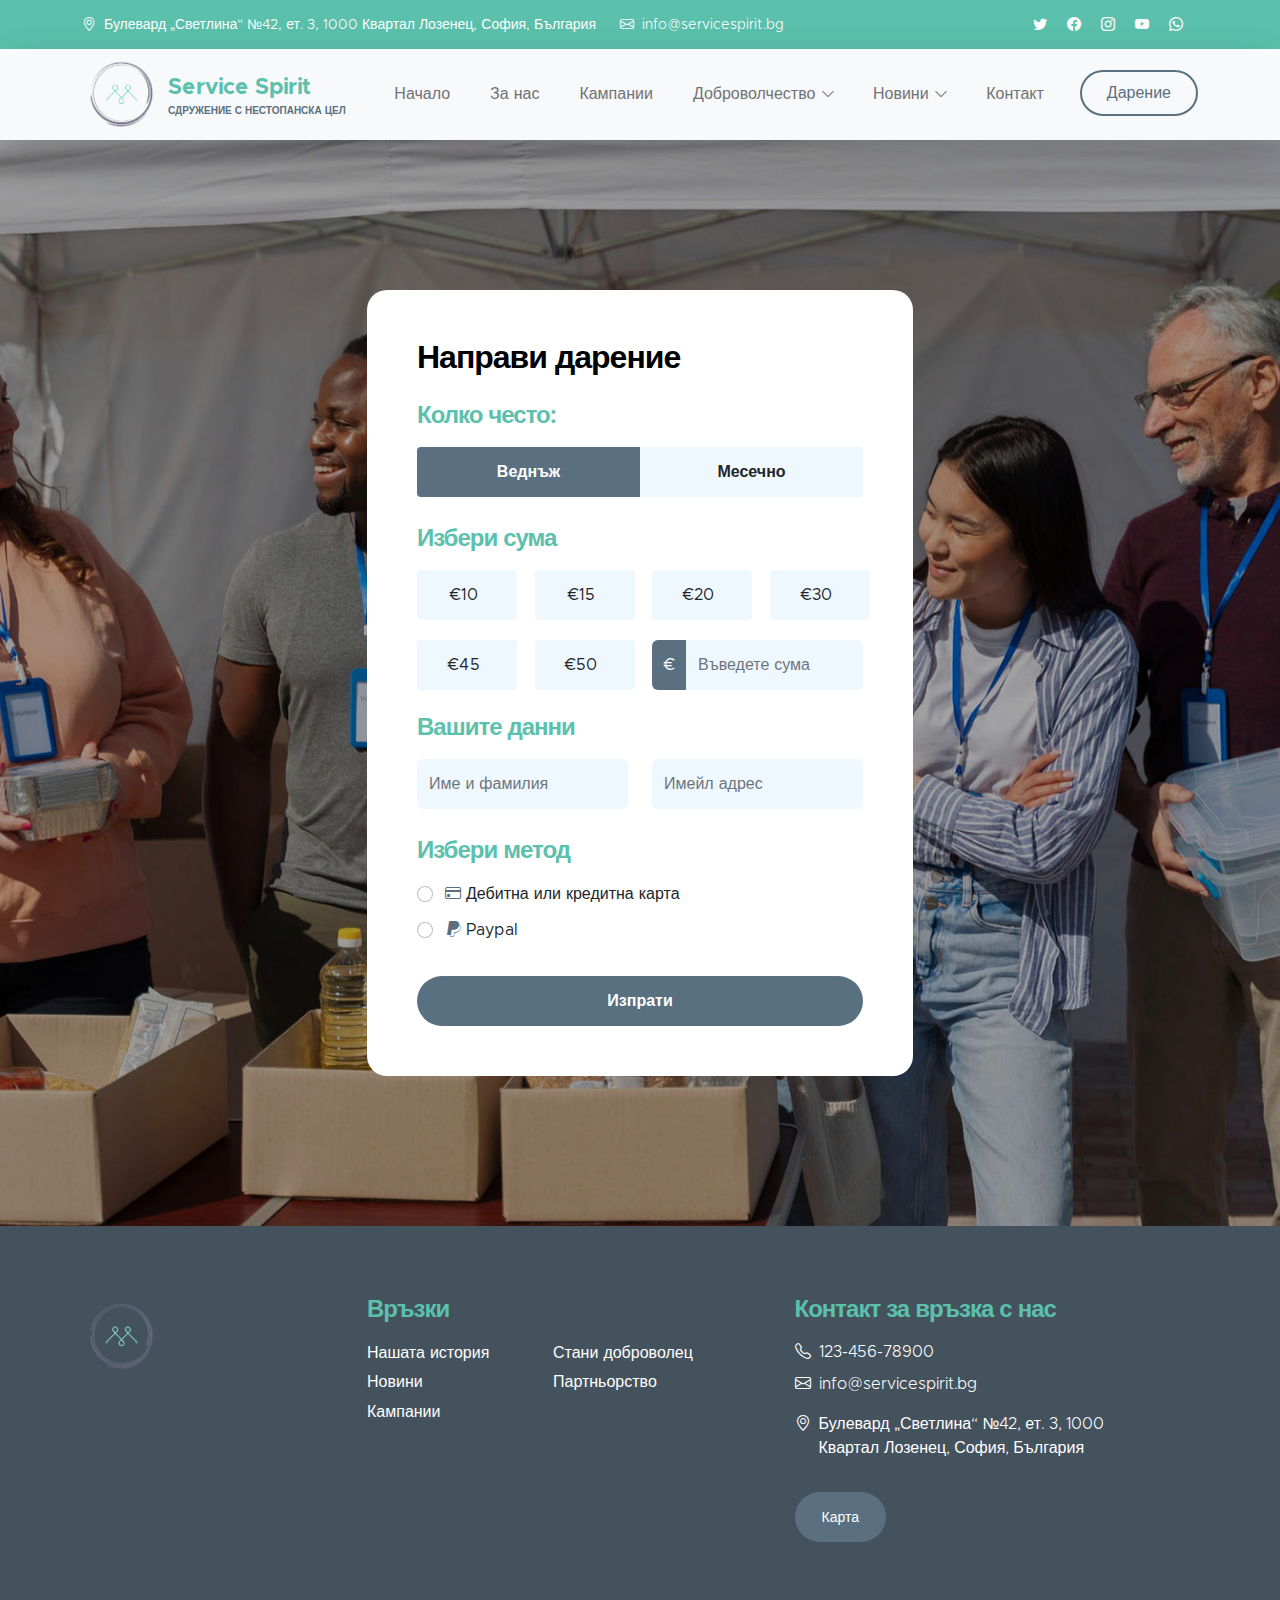
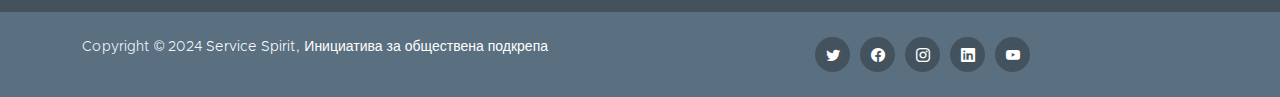
<file: donate.html>
<!doctype html>
<html lang="bg">
    <head>
        <meta charset="utf-8">
        <meta name="viewport" content="width=device-width, initial-scale=1">

        <meta name="description" content="">
        <meta name="author" content="">

        <title>ServiceSpirit - Дарение</title>

        <!-- CSS FILES -->        
        <link href="css/bootstrap.min.css" rel="stylesheet">

        <link href="css/bootstrap-icons.css" rel="stylesheet">

        <link href="css/servicespirit.css" rel="stylesheet">

    </head>
    
    <body>

        <header class="site-header">
            <div class="container">
                <div class="row">
                    
                    <div class="col-lg-8 col-12 d-flex flex-wrap">
                        <p class="d-flex me-4 mb-0">
                            <i class="bi-geo-alt me-2"></i>
                            Булевард „Светлина“ №42, ет. 3, 1000 Квартал Лозенец, София, България
                        </p>

                        <p class="d-flex mb-0">
                            <i class="bi-envelope me-2"></i>

                            <a href="mailto:info@servicespirit.bg">
                                info@servicespirit.bg
                            </a>
                        </p>
                    </div>

                    <div class="col-lg-3 col-12 ms-auto d-lg-block d-none">
                        <ul class="social-icon">
                            <li class="social-icon-item">
                                <a href="#" class="social-icon-link bi-twitter"></a>
                            </li>

                            <li class="social-icon-item">
                                <a href="#" class="social-icon-link bi-facebook"></a>
                            </li>

                            <li class="social-icon-item">
                                <a href="#" class="social-icon-link bi-instagram"></a>
                            </li>

                            <li class="social-icon-item">
                                <a href="#" class="social-icon-link bi-youtube"></a>
                            </li>

                            <li class="social-icon-item">
                                <a href="#" class="social-icon-link bi-whatsapp"></a>
                            </li>
                        </ul>
                    </div>

                </div>
            </div>
        </header>

        <nav class="navbar navbar-expand-lg bg-light shadow-lg">
            <div class="container">
                <a class="navbar-brand" href="index.html">
                    <img src="images/logo.png" class="logo img-fluid" alt="Лого">
                    <span>
                        Service Spirit
                        <small>сдружение с нестопанска цел</small>
                    </span>
                </a>

                <button class="navbar-toggler" type="button" data-bs-toggle="collapse" data-bs-target="#navbarNav" aria-controls="navbarNav" aria-expanded="false" aria-label="Toggle navigation">
                    <span class="navbar-toggler-icon"></span>
                </button>

                <div class="collapse navbar-collapse" id="navbarNav">
                    <ul class="navbar-nav ms-auto">
                        <li class="nav-item">
                            <a class="nav-link click-scroll" href="index.html#section_1">Начало</a>
                        </li>

                        <li class="nav-item">
                            <a class="nav-link click-scroll" href="index.html#section_2">За нас</a>
                        </li>

                        <li class="nav-item">
                            <a class="nav-link click-scroll" href="index.html#section_3">Кампании</a>
                        </li>
							<li class="nav-item dropdown">
                            <a class="nav-link click-scroll dropdown-toggle" href="#section_4" id="navbarLightDropdownMenuLink1" role="button" data-bs-toggle="dropdown" aria-expanded="false">Доброволчество</a>
							<ul class="dropdown-menu dropdown-menu-light" aria-labelledby="navbarLightDropdownMenuLink1">
                                <li><a class="dropdown-item" href="index.html">За нас</a></li>
								<li><a class="dropdown-item" href="news-detail.html">Проекти и кампании</a></li>
								<li><a class="dropdown-item" href="news-detail.html">Как да се включа</a></li>
								<li><a class="dropdown-item" href="news-detail.html">Новини и събития</a></li>
								<li><a class="dropdown-item" href="news-detail.html">Обучение и ресурси</a></li>
								<li><a class="dropdown-item" href="news-detail.html">Истории на успеха</a></li>
                            </ul>
                        </li>

                        <li class="nav-item dropdown">
                            <a class="nav-link click-scroll dropdown-toggle" href="#section_5" id="navbarLightDropdownMenuLink2" role="button" data-bs-toggle="dropdown" aria-expanded="false">Новини</a>

                            <ul class="dropdown-menu dropdown-menu-light" aria-labelledby="navbarLightDropdownMenuLink2">
                                <li><a class="dropdown-item" href="news.html">Медицинска помощ, транспорт</a></li>
                                <li><a class="dropdown-item" href="news-detail.html">Подкрепа на местния бизнес</a></li>
								<li><a class="dropdown-item" href="news-detail.html">Социални грижи</a></li>
								<li><a class="dropdown-item" href="news-detail.html">Хранителни продукти</a></li>
								<li><a class="dropdown-item" href="news-detail.html">Парична помощ</a></li>
								<li><a class="dropdown-item" href="news-detail.html">Подкрепа за деца и възрастни</a></li>
								<li><a class="dropdown-item" href="news-detail.html">Облекло, домашни пособия</a></li>
								<li><a class="dropdown-item" href="news-detail.html">Обучение и обрзователни програми</a></li>
								<li><a class="dropdown-item" href="news-detail.html">Помощ при бедствия и наводнения</a></li>
								<li><a class="dropdown-item" href="news-detail.html">Подкрепа на хора със зависимости</a></li>
								<li><a class="dropdown-item" href="news-detail.html">Защита на животните и околната среда</a></li>
								<li><a class="dropdown-item" href="news-detail.html">Спасителни мисии</a></li>
                            </ul>
                        </li>

                        <li class="nav-item">
                            <a class="nav-link click-scroll" href="index.html#section_6">Контакт</a>
                        </li>

                        <li class="nav-item ms-3">
                            <a class="nav-link custom-btn custom-border-btn btn" href="donate.html">Дарение</a>
                        </li>
                    </ul>
                </div>
            </div>
        </nav>

        <main>

            <section class="donate-section">
                <div class="section-overlay"></div>
                <div class="container">
                    <div class="row">

                        <div class="col-lg-6 col-12 mx-auto">
                            <form class="custom-form donate-form" action="#" method="get">
                                <h3 class="mb-4">Направи дарение</h3>

                                <div class="row">
                                    <div class="col-lg-12 col-12">
                                        <h5 class="mb-3">Колко често:</h5>
                                    </div>

                                    <div class="col-lg-6 col-6 form-check-group form-check-group-donation-frequency">
                                        <div class="form-check form-check-radio">
                                            <input class="form-check-input" type="radio" name="DonationFrequency" id="DonationFrequencyOne" checked>
                                            
                                            <label class="form-check-label" for="DonationFrequencyOne">
                                                Веднъж
                                            </label>
                                        </div>
                                    </div>

                                    <div class="col-lg-6 col-6 form-check-group form-check-group-donation-frequency">
                                        <div class="form-check form-check-radio">
                                            <input class="form-check-input" type="radio" name="DonationFrequency" id="DonationFrequencyMonthly">
                                            
                                            <label class="form-check-label" for="DonationFrequencyMonthly">
                                                Месечно
                                            </label>
                                        </div>
                                    </div>

                                    <div class="col-lg-12 col-12">
                                        <h5 class="mt-2 mb-3">Избери сума</h5>
                                    </div>

                                    <div class="col-lg-3 col-md-6 col-6 form-check-group">
                                        <div class="form-check form-check-radio">
                                            <input class="form-check-input" type="radio" name="flexRadioDefault" id="flexRadioDefault1">
                                            <label class="form-check-label" for="flexRadioDefault1">
                                                €10
                                            </label>
                                        </div>
                                    </div>

                                    <div class="col-lg-3 col-md-6 col-6 form-check-group">
                                        <div class="form-check form-check-radio">
                                            <input class="form-check-input" type="radio" name="flexRadioDefault" id="flexRadioDefault2">
                                            <label class="form-check-label" for="flexRadioDefault2">
                                                €15
                                            </label>
                                        </div>
                                    </div>

                                    <div class="col-lg-3 col-md-6 col-6 form-check-group">
                                        <div class="form-check form-check-radio">
                                            <input class="form-check-input" type="radio" name="flexRadioDefault" id="flexRadioDefault3">
                                            <label class="form-check-label" for="flexRadioDefault3">
                                                €20
                                            </label>
                                        </div>
                                    </div>

                                    <div class="col-lg-3 col-md-6 col-6 form-check-group">
                                        <div class="form-check form-check-radio">
                                            <input class="form-check-input" type="radio" name="flexRadioDefault" id="flexRadioDefault4">
                                            <label class="form-check-label" for="flexRadioDefault4">
                                                €30
                                            </label>
                                        </div>
                                    </div>

                                    <div class="col-lg-3 col-md-6 col-6 form-check-group">
                                        <div class="form-check form-check-radio">
                                            <input class="form-check-input" type="radio" name="flexRadioDefault" id="flexRadioDefault5">
                                            <label class="form-check-label" for="flexRadioDefault5">
                                                €45
                                            </label>
                                        </div>
                                    </div>

                                    <div class="col-lg-3 col-md-6 col-6 form-check-group">
                                        <div class="form-check form-check-radio">
                                            <input class="form-check-input" type="radio" name="flexRadioDefault" id="flexRadioDefault6">
                                            <label class="form-check-label" for="flexRadioDefault6">
                                                €50
                                            </label>
                                        </div>
                                    </div>

                                    <div class="col-lg-6 col-12 form-check-group">
                                        <div class="input-group">
                                            <span class="input-group-text" id="basic-addon1">€</span>
                                            
                                            <input type="text" class="form-control" placeholder="Въведете сума" aria-label="Username" aria-describedby="basic-addon1">
                                        </div>
                                    </div>

                                    <div class="col-lg-12 col-12">
                                        <h5 class="mt-1">Вашите данни</h5>
                                    </div>

                                    <div class="col-lg-6 col-12 mt-2">
                                        <input type="text" name="donation-name" id="donation-name" class="form-control" placeholder="Име и фамилия" required>
                                    </div>

                                    <div class="col-lg-6 col-12 mt-2">
                                        <input type="email" name="donation-email" id="donation-email" pattern="[^ @]*@[^ @]*" class="form-control" placeholder="Имейл адрес" required>
                                    </div>

                                    <div class="col-lg-12 col-12">
                                        <h5 class="mt-4 pt-1">Избери метод</h5>
                                    </div>

                                    <div class="col-lg-12 col-12 mt-2">
                                        <div class="form-check">
                                            <input class="form-check-input" type="radio" name="DonationPayment" id="flexRadioDefault9">
                                            <label class="form-check-label" for="flexRadioDefault9">
                                                <i class="bi-credit-card custom-icon ms-1"></i>
                                                Дебитна или кредитна карта
                                            </label>
                                        </div>

                                        <div class="form-check">
                                            <input class="form-check-input" type="radio" name="DonationPayment" id="flexRadioDefault10">
                                            <label class="form-check-label" for="flexRadioDefault10">
                                                <i class="bi-paypal custom-icon ms-1"></i>
                                                Paypal
                                            </label>
                                        </div>

                                        <button type="submit" class="form-control mt-4">Изпрати</button>
                                    </div>
                                </div>
                            </form>
                        </div>

                    </div>
                </div>
            </section>
        </main>

        <footer class="site-footer">
            <div class="container">
                <div class="row">
                    <div class="col-lg-3 col-12 mb-4">
                        <img src="images/logo.png" class="logo img-fluid" alt="Лого">
                    </div>

                    <div class="col-lg-4 col-md-6 col-12 mb-4">
                        <h5 class="site-footer-title mb-3">Връзки</h5>

                        <ul class="footer-menu">
                            <li class="footer-menu-item"><a href="#" class="footer-menu-link">Нашата история</a></li>

                            <li class="footer-menu-item"><a href="#" class="footer-menu-link">Новини</a></li>

                            <li class="footer-menu-item"><a href="#" class="footer-menu-link">Кампании</a></li>

                            <li class="footer-menu-item"><a href="#" class="footer-menu-link">Стани доброволец</a></li>

                            <li class="footer-menu-item"><a href="#" class="footer-menu-link">Партньорство</a></li>
                        </ul>
                    </div>

                    <div class="col-lg-4 col-md-6 col-12 mx-auto">
                        <h5 class="site-footer-title mb-3">Контакт за връзка с нас</h5>

                        <p class="text-white d-flex mb-2">
                            <i class="bi-telephone me-2"></i>

                            <a href="tel:123-456-78900" class="site-footer-link">
                                123-456-78900
                            </a>
                        </p>

                        <p class="text-white d-flex">
                            <i class="bi-envelope me-2"></i>

                            <a href="mailto:info@servicespirit.bg" class="site-footer-link">
                                info@servicespirit.bg
                            </a>
                        </p>

                        <p class="text-white d-flex mt-3">
                            <i class="bi-geo-alt me-2"></i>
                            Булевард „Светлина“ №42, ет. 3, 1000 Квартал Лозенец, София, България
                        </p>

                        <a href="#" class="custom-btn btn mt-3">Карта</a>
                    </div>
                </div>
            </div>

            <div class="site-footer-bottom">
                <div class="container">
                    <div class="row">

                        <div class="col-lg-6 col-md-7 col-12">
                            <p class="copyright-text mb-0">Copyright © 2024 <a href="#">Service Spirit, Инициатива за обществена подкрепа</a></p>
                        </div>
                        
                        <div class="col-lg-6 col-md-5 col-12 d-flex justify-content-center align-items-center mx-auto">
                            <ul class="social-icon">
                                <li class="social-icon-item">
                                    <a href="#" class="social-icon-link bi-twitter"></a>
                                </li>

                                <li class="social-icon-item">
                                    <a href="#" class="social-icon-link bi-facebook"></a>
                                </li>

                                <li class="social-icon-item">
                                    <a href="#" class="social-icon-link bi-instagram"></a>
                                </li>

                                <li class="social-icon-item">
                                    <a href="#" class="social-icon-link bi-linkedin"></a>
                                </li>

                                <li class="social-icon-item">
                                    <a href="https://youtube.com" class="social-icon-link bi-youtube"></a>
                                </li>
                            </ul>
                        </div>
                        
                    </div>
                </div>
            </div>
        </footer>

        <!-- JAVASCRIPT FILES -->
        <script src="js/jquery.min.js"></script>
        <script src="js/bootstrap.min.js"></script>
        <script src="js/jquery.sticky.js"></script>
        <script src="js/counter.js"></script>
        <script src="js/custom.js"></script>

    </body>
</html>
</file>
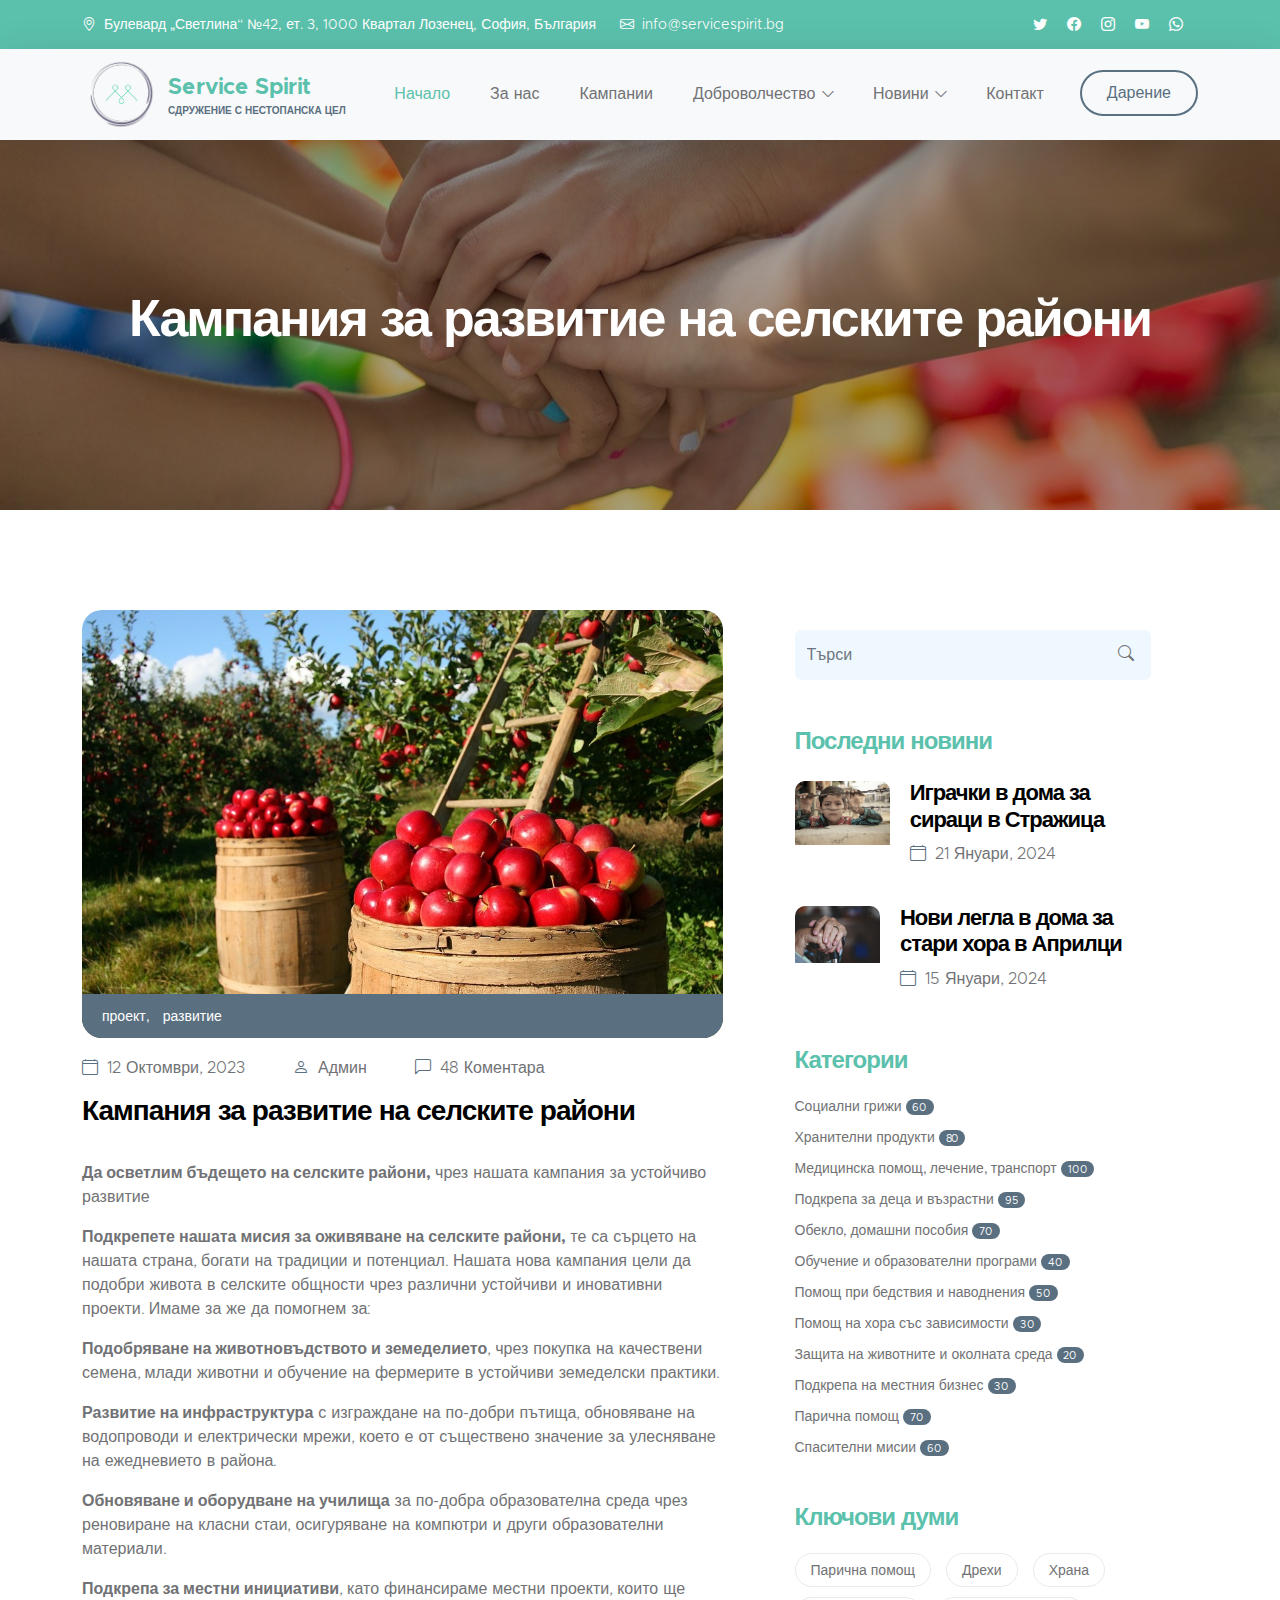
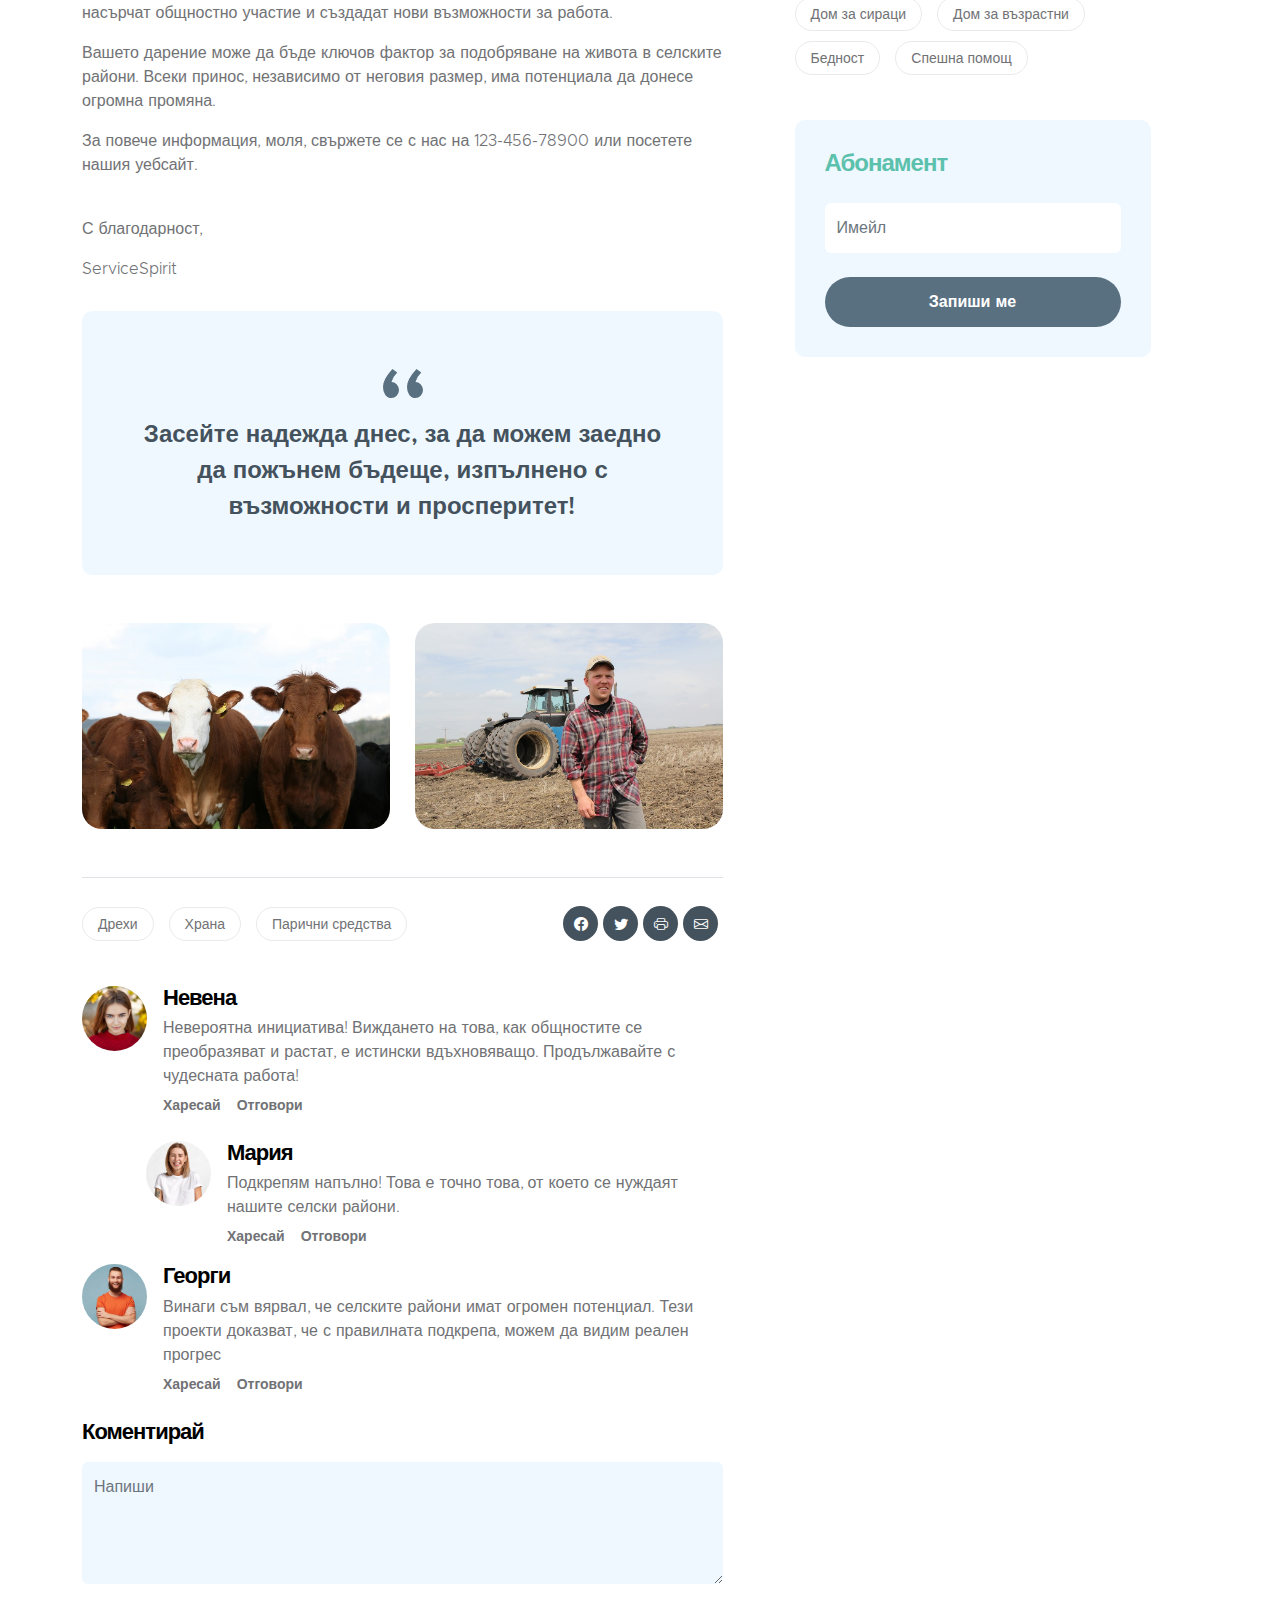
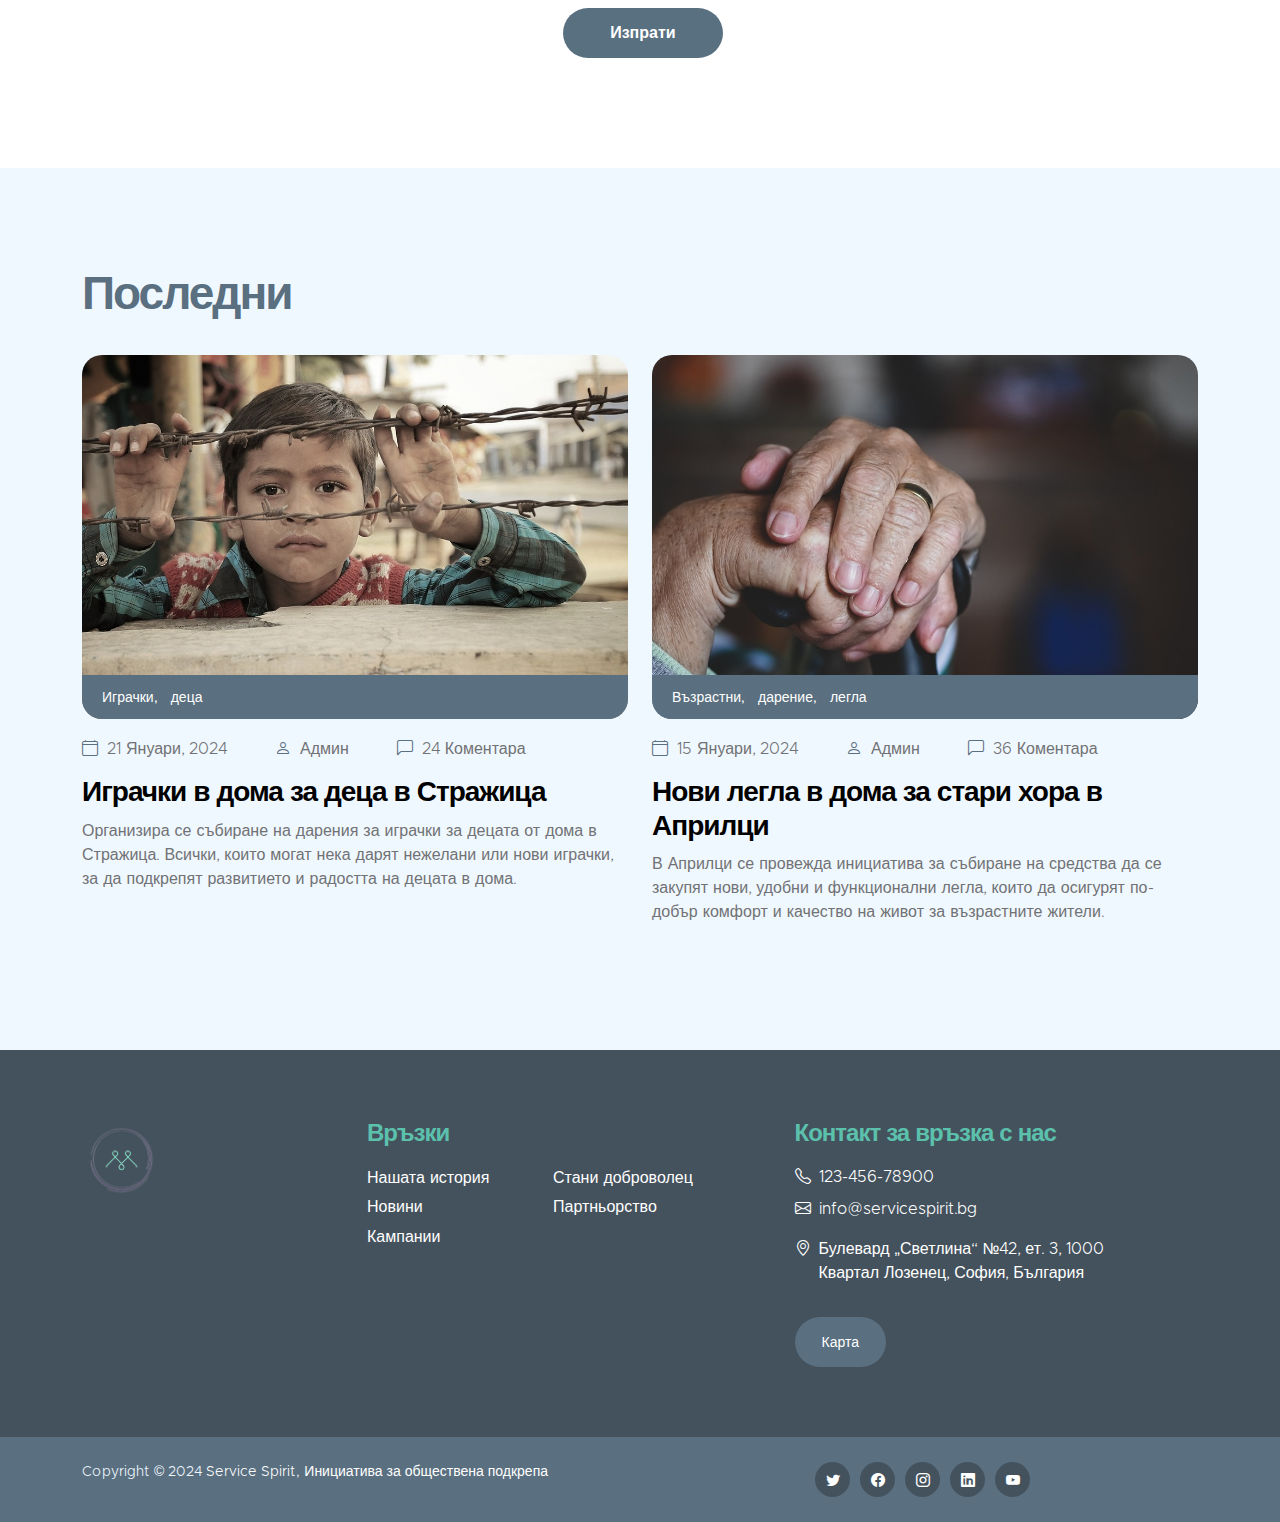
<file: news-detail.html>
<!doctype html>
<html lang="bg">
    <head>
        <meta charset="utf-8">
        <meta name="viewport" content="width=device-width, initial-scale=1">

        <meta name="description" content="">
        <meta name="author" content="">

        <title>ServiceSpirit.bg -Последни новини</title>

        <!-- CSS FILES -->        
        <link href="css/bootstrap.min.css" rel="stylesheet">

        <link href="css/bootstrap-icons.css" rel="stylesheet">

        <link href="css/servicespirit.css" rel="stylesheet">

    </head>
    
    <body>

        <header class="site-header">
            <div class="container">
                <div class="row">
                    
                    <div class="col-lg-8 col-12 d-flex flex-wrap">
                        <p class="d-flex me-4 mb-0">
                            <i class="bi-geo-alt me-2"></i>
                           Булевард „Светлина“ №42, ет. 3, 1000 Квартал Лозенец, София, България
                        </p>

                        <p class="d-flex mb-0">
                            <i class="bi-envelope me-2"></i>

                            <a href="mailto:info@servicespirit.bg">
                                info@servicespirit.bg
                            </a>
                        </p>
                    </div>

                    <div class="col-lg-3 col-12 ms-auto d-lg-block d-none">
                        <ul class="social-icon">
                            <li class="social-icon-item">
                                <a href="#" class="social-icon-link bi-twitter"></a>
                            </li>

                            <li class="social-icon-item">
                                <a href="#" class="social-icon-link bi-facebook"></a>
                            </li>

                            <li class="social-icon-item">
                                <a href="#" class="social-icon-link bi-instagram"></a>
                            </li>

                            <li class="social-icon-item">
                                <a href="#" class="social-icon-link bi-youtube"></a>
                            </li>

                            <li class="social-icon-item">
                                <a href="#" class="social-icon-link bi-whatsapp"></a>
                            </li>
                        </ul>
                    </div>

                </div>
            </div>
        </header>

        <nav class="navbar navbar-expand-lg bg-light shadow-lg">
            <div class="container">
                <a class="navbar-brand" href="index.html">
                    <img src="images/logo.png" class="logo img-fluid" alt="Лого">
                    <span>
                        Service Spirit
                        <small>сдружение с нестопанска цел</small>
                    </span>
                </a>

                <button class="navbar-toggler" type="button" data-bs-toggle="collapse" data-bs-target="#navbarNav" aria-controls="navbarNav" aria-expanded="false" aria-label="Toggle navigation">
                    <span class="navbar-toggler-icon"></span>
                </button>

                <div class="collapse navbar-collapse" id="navbarNav">
                    <ul class="navbar-nav ms-auto">
                        <li class="nav-item">
                            <a class="nav-link click-scroll" href="index.html#section_1">Начало</a>
                        </li>

                        <li class="nav-item">
                            <a class="nav-link smoothscroll" href="index.html#section_2">За нас</a>
                        </li>

                        <li class="nav-item">
                            <a class="nav-link click-scroll" href="index.html#section_3">Кампании</a>
                        </li>

                        <li class="nav-item dropdown">
                            <a class="nav-link click-scroll dropdown-toggle" href="#section_4" id="navbarLightDropdownMenuLink1" role="button" data-bs-toggle="dropdown" aria-expanded="false">Доброволчество</a>
							<ul class="dropdown-menu dropdown-menu-light" aria-labelledby="navbarLightDropdownMenuLink1">
                                <li><a class="dropdown-item" href="index.html">За нас</a></li>
								<li><a class="dropdown-item" href="news-detail.html">Проекти и кампании</a></li>
								<li><a class="dropdown-item" href="news-detail.html">Как да се включа</a></li>
								<li><a class="dropdown-item" href="news-detail.html">Новини и събития</a></li>
								<li><a class="dropdown-item" href="news-detail.html">Обучение и ресурси</a></li>
								<li><a class="dropdown-item" href="news-detail.html">Истории на успеха</a></li>
                            </ul>
                        </li>

                        <li class="nav-item dropdown">
                            <a class="nav-link click-scroll dropdown-toggle" href="#section_5" id="navbarLightDropdownMenuLink2" role="button" data-bs-toggle="dropdown" aria-expanded="false">Новини</a>

                            <ul class="dropdown-menu dropdown-menu-light" aria-labelledby="navbarLightDropdownMenuLink2">
                                <li><a class="dropdown-item" href="news.html">Медицинска помощ, транспорт</a></li>
                                <li><a class="dropdown-item" href="news-detail.html">Подкрепа на местния бизнес</a></li>
								<li><a class="dropdown-item" href="news-detail.html">Социални грижи</a></li>
								<li><a class="dropdown-item" href="news-detail.html">Хранителни продукти</a></li>
								<li><a class="dropdown-item" href="news-detail.html">Парична помощ</a></li>
								<li><a class="dropdown-item" href="news-detail.html">Подкрепа за деца и възрастни</a></li>
								<li><a class="dropdown-item" href="news-detail.html">Облекло, домашни пособия</a></li>
								<li><a class="dropdown-item" href="news-detail.html">Обучение и обрзователни програми</a></li>
								<li><a class="dropdown-item" href="news-detail.html">Помощ при бедствия и наводнения</a></li>
								<li><a class="dropdown-item" href="news-detail.html">Подкрепа на хора със зависимости</a></li>
								<li><a class="dropdown-item" href="news-detail.html">Защита на животните и околната среда</a></li>
								<li><a class="dropdown-item" href="news-detail.html">Спасителни мисии</a></li>
                            </ul>
                        </li>
                        <li class="nav-item">
                            <a class="nav-link click-scroll" href="index.html#section_6">Контакт</a>
                        </li>

                        <li class="nav-item ms-3">
                            <a class="nav-link custom-btn custom-border-btn btn" href="donate.html">Дарение</a>
                        </li>
                    </ul>
                </div>
            </div>
        </nav>

        <main>

            <section class="news-detail-header-section text-center">
                <div class="section-overlay"></div>

                <div class="container">
                    <div class="row">

                        <div class="col-lg-12 col-12">
                            <h1 class="text-white">Кампания за развитие на селските райони</h1>
                        </div>

                    </div>
                </div>
            </section>

            <section class="news-section section-padding">
                <div class="container">
                    <div class="row">

                        <div class="col-lg-7 col-12">
                            <div class="news-block">
                                <div class="news-block-top">
                                    <img src="images/news/apples.jpg" class="news-image img-fluid" alt="Кошница с ябълки">

                                    <div class="news-category-block">
                                        <a href="#" class="category-block-link">
                                            проект,
                                        </a>

                                        <a href="#" class="category-block-link">
                                            развитие
                                        </a>
                                    </div>
                                </div>

                                <div class="news-block-info">
                                    <div class="d-flex mt-2">
                                    <div class="news-block-date">
                                        <p>
                                            <i class="bi-calendar4 custom-icon me-1"></i>
                                            12 Октомври, 2023
                                        </p>
                                    </div>

                                    <div class="news-block-author mx-5">
                                        <p>
                                            <i class="bi-person custom-icon me-1"></i>
                                            Админ
                                        </p>
                                    </div>

                                    <div class="news-block-comment">
                                        <p>
                                            <i class="bi-chat-left custom-icon me-1"></i>
                                            48 Коментара
                                        </p>
                                    </div>
                                </div>

                                <div class="news-block-title mb-2">
                                    <h4>Кампания за развитие на селските райони</h4>
                                </div>
									<br>
                                    <div class="news-block-body">
                                        <p><strong>Да осветлим бъдещето на селските райони, </strong>чрез нашата кампания за устойчиво развитие</p>

                                        <p><strong>Подкрепете нашата мисия за оживяване на селските райони, </strong>те са сърцето на нашата страна, богати на традиции и потенциал. Нашата нова кампания цели да подобри живота в селските общности чрез различни устойчиви и иновативни проекти. Имаме за же да помогнем за:</p>

										<p><strong>Подобряване на животновъдството и земеделието</strong>, чрез покупка на качествени семена, млади животни и обучение на фермерите в устойчиви земеделски практики.</p>
										<p><strong>Развитие на инфраструктура</strong> с изграждане на по-добри пътища, обновяване на водопроводи и електрически мрежи, което е от съществено значение за улесняване на ежедневието в района.</p>
										<p><strong>Обновяване и оборудване на училища</strong> за по-добра образователна среда чрез реновиране на класни стаи, осигуряване на компютри и други образователни материали.</p>
										<p><strong>Подкрепа за местни инициативи</strong>, като финансираме местни проекти, които ще насърчат общностно участие и създадат нови възможности за работа.</p>

										<p>Вашето дарение може да бъде ключов фактор за подобряване на живота в селските райони. Всеки принос, независимо от неговия размер, има потенциала да донесе огромна промяна.</p>
										<p>За повече информация, моля, свържете се с нас на 123-456-78900 или посетете нашия уебсайт. </p>
										<br>
										<p>С благодарност,</p>

										<p>ServiceSpirit</p>

                                        <blockquote>Засейте надежда днес, за да можем заедно да пожънем бъдеще, изпълнено с възможности и просперитет!</blockquote>
                                    </div>

                                    <div class="row mt-5 mb-4">
                                        <div class="col-lg-6 col-12 mb-4 mb-lg-0">
                                            <img src="images/news/cows.jpg" class="news-detail-image img-fluid" alt="Снимка на животни">
                                        </div>

                                        <div class="col-lg-6 col-12">
                                            <img src="images/news/farmer-project.jpg" class="news-detail-image img-fluid" alt="Снимка на фермер до трактор">
                                        </div>
                                    </div>

                                    <div class="social-share border-top mt-5 py-4 d-flex flex-wrap align-items-center">
                                        <div class="tags-block me-auto">
                                            <a href="#" class="tags-block-link">
                                                Дрехи
                                            </a>

                                            <a href="#" class="tags-block-link">
                                                Храна
                                            </a>

                                            <a href="#" class="tags-block-link">
                                                Парични средства
                                            </a>
                                        </div>

                                        <div class="d-flex">
                                            <a href="#" class="social-icon-link bi-facebook"></a>

                                            <a href="#" class="social-icon-link bi-twitter"></a>

                                            <a href="#" class="social-icon-link bi-printer"></a>

                                            <a href="#" class="social-icon-link bi-envelope"></a>
                                        </div>
                                    </div>

                                    <div class="author-comment d-flex mt-3 mb-4">
                                        <img src="images/avatar/portrait.jpg" class="img-fluid avatar-image" alt="Портрет на момиче">

                                        <div class="author-comment-info ms-3">
                                            <h6 class="mb-1">Невена</h6>

                                            <p class="mb-0">Невероятна инициатива! Виждането на това, как общностите се преобразяват и растат, е истински вдъхновяващо. Продължавайте с чудесната работа!</p>

                                            <div class="d-flex mt-2">
                                                <a href="#" class="author-comment-link me-3">Харесай</a>

                                                <a href="#" class="author-comment-link">Отговори</a>
                                            </div>
                                        </div>
                                    </div>

                                    <div class="author-comment d-flex ms-5 ps-3">
                                        <img src="images/avatar/pretty-blonde-woman-wearing-white-t-shirt.jpg" class="img-fluid avatar-image" alt="Смеещо се момиче с бяла тениска">

                                        <div class="author-comment-info ms-3">
                                            <h6 class="mb-1">Мария</h6>

                                            <p class="mb-0">Подкрепям напълно! Това е точно това, от което се нуждаят нашите селски райони.</p>

                                            <div class="d-flex mt-2">
                                                <a href="#" class="author-comment-link me-3">Харесай</a>

                                                <a href="#" class="author-comment-link">Отговори</a>
                                            </div>
                                        </div>
                                    </div>

                                    <div class="author-comment d-flex mt-3 mb-4">
                                        <img src="images/avatar/studio-portrait-emotional-happy-funny.jpg" class="img-fluid avatar-image" alt="Портрет на усмихнато момче">

                                        <div class="author-comment-info ms-3">
                                            <h6 class="mb-1">Георги</h6>

                                            <p class="mb-0">Винаги съм вярвал, че селските райони имат огромен потенциал. Тези проекти доказват, че с правилната подкрепа, можем да видим реален прогрес</p>

                                            <div class="d-flex mt-2">
                                                <a href="#" class="author-comment-link me-3">Харесай</a>

                                                <a href="#" class="author-comment-link">Отговори</a>
                                            </div>
                                        </div>
                                    </div>

                                    <form class="custom-form comment-form mt-4" action="#" method="post">
                                        <h6 class="mb-3">Коментирай</h6>

                                        <textarea name="comment-message" rows="4" class="form-control" id="comment-message" placeholder="Напиши"></textarea>

                                        <div class="col-lg-3 col-md-4 col-6 ms-auto">
                                            <button type="submit" class="form-control">Изпрати</button>
                                        </div>
                                    </form>
                                </div>
                            </div>
                        </div>

                        <div class="col-lg-4 col-12 mx-auto mt-4 mt-lg-0">
                            <form class="custom-form search-form" action="#" method="post">
                                <input class="form-control" type="search" placeholder="Търси" aria-label="Search">

                                <button type="submit" class="form-control">
                                    <i class="bi-search"></i>
                                </button>
                            </form>

                            <h5 class="mt-5 mb-3">Последни новини</h5>

                            <div class="news-block news-block-two-col d-flex mt-4">
                                <div class="news-block-two-col-image-wrap">
                                    <a href="news-detail.html">
                                        <img src="images/news/homeless-kids.jpg" class="news-image img-fluid" alt="Бездомни деца">
                                    </a>
                                </div>

                                <div class="news-block-two-col-info">
                                    <div class="news-block-title mb-2">
                                        <h6><a href="news-detail.html" class="news-block-title-link">Играчки в дома за сираци в Стражица</a></h6>
                                    </div>

                                    <div class="news-block-date">
                                        <p>
                                            <i class="bi-calendar4 custom-icon me-1"></i>
                                            21 Януари, 2024
                                        </p>
                                    </div>
                                </div>
                            </div>

                            <div class="news-block news-block-two-col d-flex mt-4">
                                <div class="news-block-two-col-image-wrap">
                                    <a href="news-detail.html">
                                        <img src="images/news/care-for-the-elderly.jpg" class="news-image img-fluid" alt="Дом за възрастни">
                                    </a>
                                </div>

                                <div class="news-block-two-col-info">
                                    <div class="news-block-title mb-2">
                                        <h6><a href="news-detail.html" class="news-block-title-link">Нови легла в дома за стари хора в Априлци</a></h6>
                                    </div>

                                    <div class="news-block-date">
                                        <p>
                                            <i class="bi-calendar4 custom-icon me-1"></i>
                                            15 Януари, 2024
                                        </p>
                                    </div>
                                </div>
                            </div>

                             <div class="category-block d-flex flex-column">
                                <h5 class="mb-3">Категории</h5>

                                <a href="#" class="category-block-link">
                                    Социални грижи
                                    <span class="badge">60</span>
                                </a>

                                <a href="#" class="category-block-link">
                                   Хранителни продукти
                                    <span class="badge">80</span>
                                </a>

                                <a href="#" class="category-block-link">
                                    Медицинска помощ, лечение, транспорт
                                    <span class="badge">100</span>
                                </a>

                                <a href="#" class="category-block-link">
                                    Подкрепа за деца и възрастни
                                    <span class="badge">95</span>
                                </a>

                                <a href="#" class="category-block-link">
                                    Обекло, домашни пособия
                                    <span class="badge">70</span>
                                </a>
								
								<a href="#" class="category-block-link">
                                    Обучение и образователни програми
                                    <span class="badge">40</span>
                                </a>
								
								<a href="#" class="category-block-link">
                                    Помощ при бедствия и наводнения
                                    <span class="badge">50</span>
                                </a>
								
							<a href="#" class="category-block-link">
                                    Помощ на хора със зависимости
                                    <span class="badge">30</span>
                                </a>
								
								<a href="#" class="category-block-link">
                                    Защита на животните и околната среда
                                    <span class="badge">20</span>
                                </a>
								
								<a href="#" class="category-block-link">
                                    Подкрепа на местния бизнес
                                    <span class="badge">30</span>
                                </a>
								
								<a href="#" class="category-block-link">
                                    Парична помощ
                                    <span class="badge">70</span>
                                </a>
								<a href="#" class="category-block-link">
                                    Спасителни мисии
                                    <span class="badge">60</span>
                                </a>
                            </div>

                            <div class="tags-block">
                                <h5 class="mb-3">Ключови думи</h5>

                                <a href="#" class="tags-block-link">
                                    Парична помощ
                                </a>

                                <a href="#" class="tags-block-link">
                                    Дрехи
                                </a>

                                <a href="#" class="tags-block-link">
                                    Храна
                                </a>

                                <a href="#" class="tags-block-link">
                                    Дом за сираци
                                </a>

                                <a href="#" class="tags-block-link">
                                    Дом за възрастни
                                </a>

                                <a href="#" class="tags-block-link">
                                    Бедност
                                </a>

                                <a href="#" class="tags-block-link">
                                    Спешна помощ
                                </a>
                            </div>


                            <form class="custom-form subscribe-form" action="#" method="post">
                                <h5 class="mb-4">Абонамент</h5>

                                <input type="email" name="subscribe-email" id="subscribe-email" pattern="[^ @]*@[^ @]*" class="form-control" placeholder="Имейл" required>

                                <div class="col-lg-12 col-12">
                                    <button type="submit" class="form-control">Запиши ме</button>
                                </div>
                            </form>
                        </div>

                    </div>
                </div>
            </section>

            <section class="news-section section-padding section-bg">
                <div class="container">
                    <div class="row">

                        <div class="col-lg-12 col-12 mb-4">
                            <h2>Последни</h2>
                        </div>

                        <div class="col-lg-6 col-12">
                            <div class="news-block">
                                <div class="news-block-top">
                                    <a href="news-detail.html">
                                        <img src="images/news/homeless-kids.jpg" class="news-image img-fluid" alt="">
                                    </a>

                                    <div class="news-category-block">
                                        <a href="#" class="category-block-link">
                                            Играчки,
                                        </a>

                                        <a href="#" class="category-block-link">
                                            деца
                                        </a>
                                    </div>
                                </div>

                                <div class="news-block-info">
                                    <div class="d-flex mt-2">
                                        <div class="news-block-date">
                                            <p>
                                                <i class="bi-calendar4 custom-icon me-1"></i>
                                                21 Януари, 2024
                                            </p>
                                        </div>

                                        <div class="news-block-author mx-5">
                                            <p>
                                                <i class="bi-person custom-icon me-1"></i>
                                                Админ
                                            </p>
                                        </div>

                                        <div class="news-block-comment">
                                            <p>
                                                <i class="bi-chat-left custom-icon me-1"></i>
                                                24 Коментара
                                            </p>
                                        </div>
                                    </div>

                                    <div class="news-block-title mb-2">
                                        <h4><a href="news-detail.html" class="news-block-title-link">Играчки в дома за деца в Стражица</a></h4>
                                    </div>

                                    <div class="news-block-body">
                                        <p>Организира се събиране на дарения за играчки за децата от дома в Стражица. Всички, които могат нека дарят нежелани или нови играчки, за да подкрепят развитието и радостта на децата в дома.</p>
                                    </div>
                                </div>
                            </div>
                        </div>

                        <div class="col-lg-6 col-12">
                            <div class="news-block">
                                <div class="news-block-top">
                                    <a href="news-detail.html">
                                        <img src="images/news/care-for-the-elderly.jpg" class="news-image img-fluid" alt="">
                                    </a>

                                    <div class="news-category-block">
                                        <a href="#" class="category-block-link">
                                            Възрастни,
                                        </a>

                                        <a href="#" class="category-block-link">
                                            дарение,
                                        </a>

                                        <a href="#" class="category-block-link">
                                            легла
                                        </a>
                                    </div>
                                </div>

                                <div class="news-block-info">
                                    <div class="d-flex mt-2">
                                        <div class="news-block-date">
                                            <p>
                                                <i class="bi-calendar4 custom-icon me-1"></i>
                                                15 Януари, 2024
                                            </p>
                                        </div>

                                        <div class="news-block-author mx-5">
                                            <p>
                                                <i class="bi-person custom-icon me-1"></i>
                                                Админ
                                            </p>
                                        </div>

                                        <div class="news-block-comment">
                                            <p>
                                                <i class="bi-chat-left custom-icon me-1"></i>
                                                36 Коментара
                                            </p>
                                        </div>
                                    </div>

                                    <div class="news-block-title mb-2">
                                        <h4><a href="news-detail.html" class="news-block-title-link">Нови легла в дома за стари хора в Априлци</a></h4>
                                    </div>

                                    <div class="news-block-body">
                                        <p>В Априлци се провежда инициатива за събиране на средства да се закупят нови, удобни и функционални легла, които да осигурят по-добър комфорт и качество на живот за възрастните жители.</p>
                                    </div>
                                </div>
                            </div>
                        </div>

                    </div>
                </div>
            </section>
        </main>

        <footer class="site-footer">
            <div class="container">
                <div class="row">
                    <div class="col-lg-3 col-12 mb-4">
                        <img src="images/logo.png" class="logo img-fluid" alt="">
                    </div>

                    <div class="col-lg-4 col-md-6 col-12 mb-4">
                        <h5 class="site-footer-title mb-3">Връзки</h5>

                        <ul class="footer-menu">
                            <li class="footer-menu-item"><a href="#" class="footer-menu-link">Нашата история</a></li>

                            <li class="footer-menu-item"><a href="#" class="footer-menu-link">Новини</a></li>

                            <li class="footer-menu-item"><a href="#" class="footer-menu-link">Кампании</a></li>

                            <li class="footer-menu-item"><a href="#" class="footer-menu-link">Стани доброволец</a></li>

                            <li class="footer-menu-item"><a href="#" class="footer-menu-link">Партньорство</a></li>
                        </ul>
                    </div>

                    <div class="col-lg-4 col-md-6 col-12 mx-auto">
                        <h5 class="site-footer-title mb-3">Контакт за връзка с нас</h5>

                        <p class="text-white d-flex mb-2">
                            <i class="bi-telephone me-2"></i>

                            <a href="tel:123-456-78900" class="site-footer-link">
                                123-456-78900
                            </a>
                        </p>

                        <p class="text-white d-flex">
                            <i class="bi-envelope me-2"></i>

                            <a href="mailto:info@servicespirit.bg" class="site-footer-link">
                                info@servicespirit.bg
                            </a>
                        </p>

                        <p class="text-white d-flex mt-3">
                            <i class="bi-geo-alt me-2"></i>
                            Булевард „Светлина“ №42, ет. 3, 1000 Квартал Лозенец, София, България
                        </p>

                        <a href="#" class="custom-btn btn mt-3">Карта</a>
                    </div>
                </div>
            </div>

            <div class="site-footer-bottom">
                <div class="container">
                    <div class="row">

                        <div class="col-lg-6 col-md-7 col-12">
                            <p class="copyright-text mb-0">Copyright © 2024 <a href="#">Service Spirit, Инициатива за обществена подкрепа</a></p>
                        </div>
                        
                        <div class="col-lg-6 col-md-5 col-12 d-flex justify-content-center align-items-center mx-auto">
                            <ul class="social-icon">
                                <li class="social-icon-item">
                                    <a href="#" class="social-icon-link bi-twitter"></a>
                                </li>

                                <li class="social-icon-item">
                                    <a href="#" class="social-icon-link bi-facebook"></a>
                                </li>

                                <li class="social-icon-item">
                                    <a href="#" class="social-icon-link bi-instagram"></a>
                                </li>

                                <li class="social-icon-item">
                                    <a href="#" class="social-icon-link bi-linkedin"></a>
                                </li>

                                <li class="social-icon-item">
                                    <a href="https://youtube.com" class="social-icon-link bi-youtube"></a>
                                </li>
                            </ul>
                        </div>
                        
                    </div>
                </div>
            </div>
        </footer>

        <!-- JAVASCRIPT FILES -->
        <script src="js/jquery.min.js"></script>
        <script src="js/bootstrap.min.js"></script>
        <script src="js/jquery.sticky.js"></script>
        <script src="js/click-scroll.js"></script>
        <script src="js/counter.js"></script>
        <script src="js/custom.js"></script>

    </body>
</html>
</file>
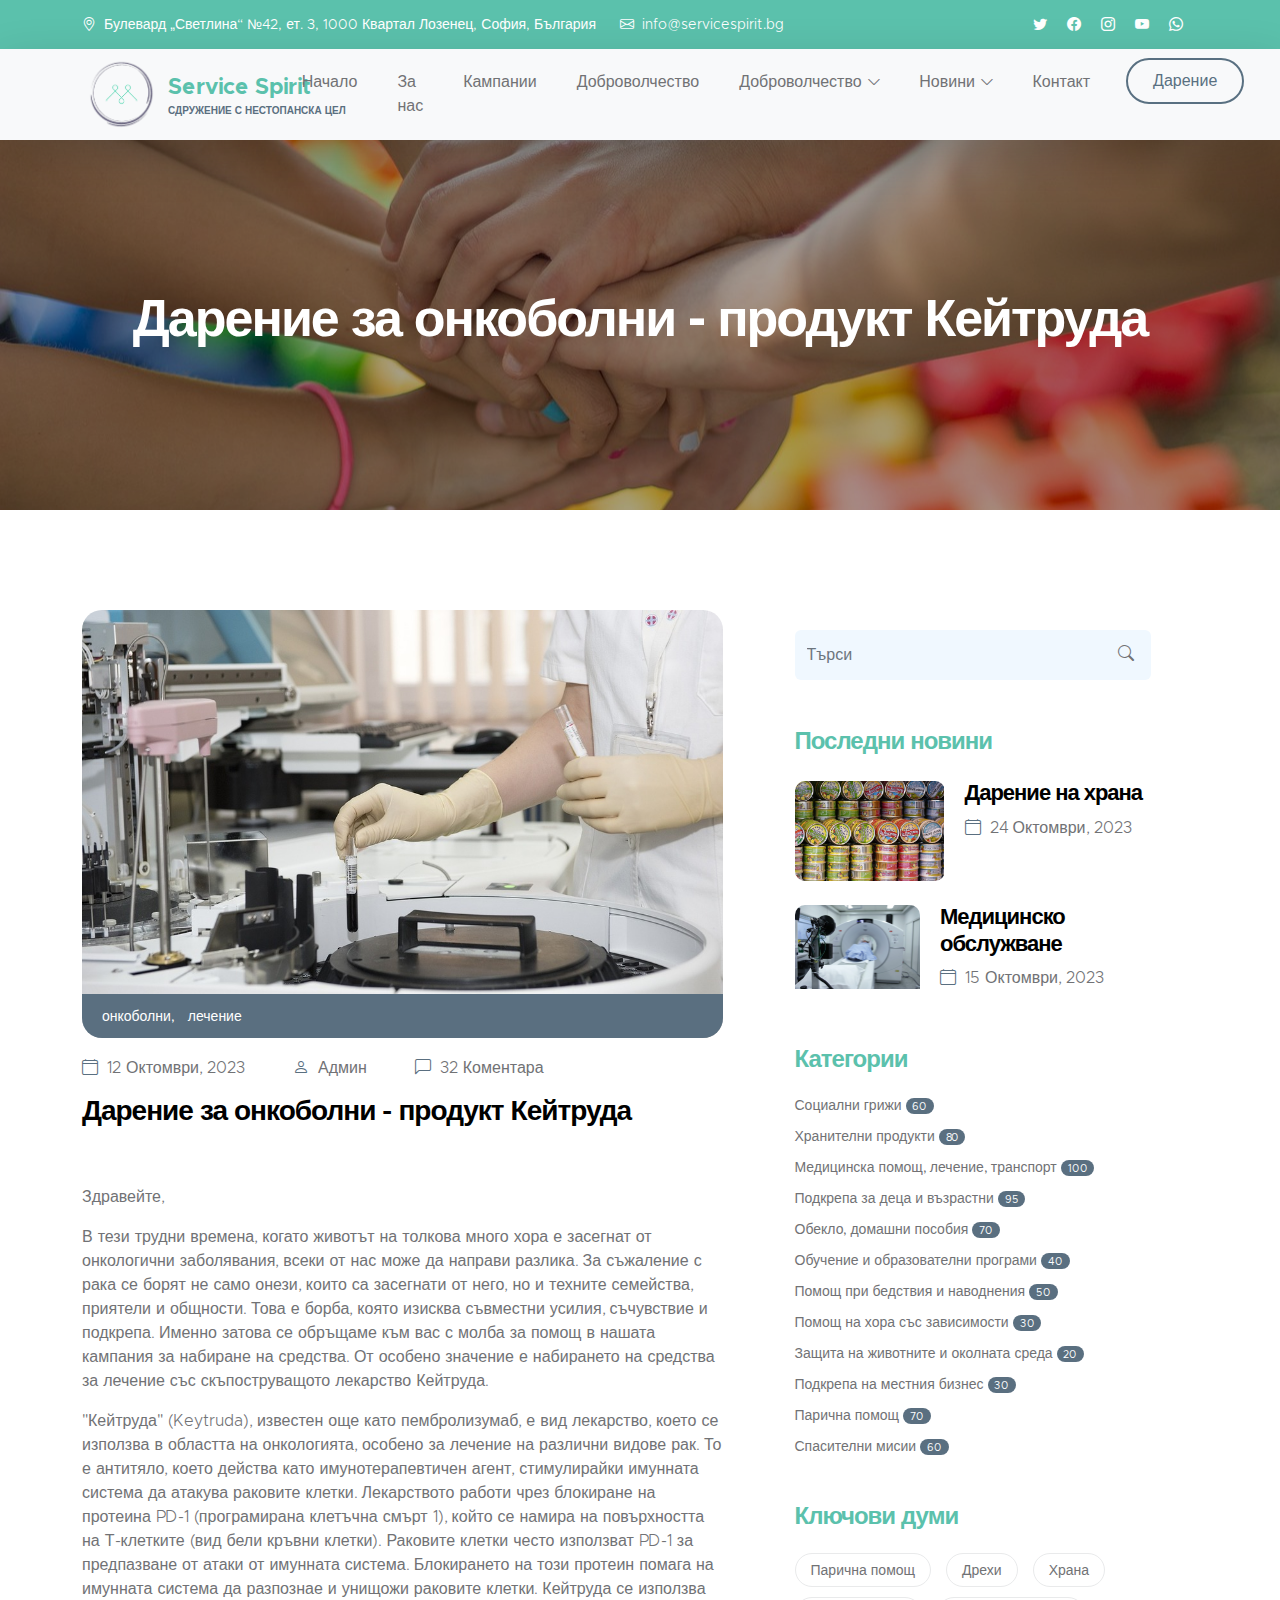
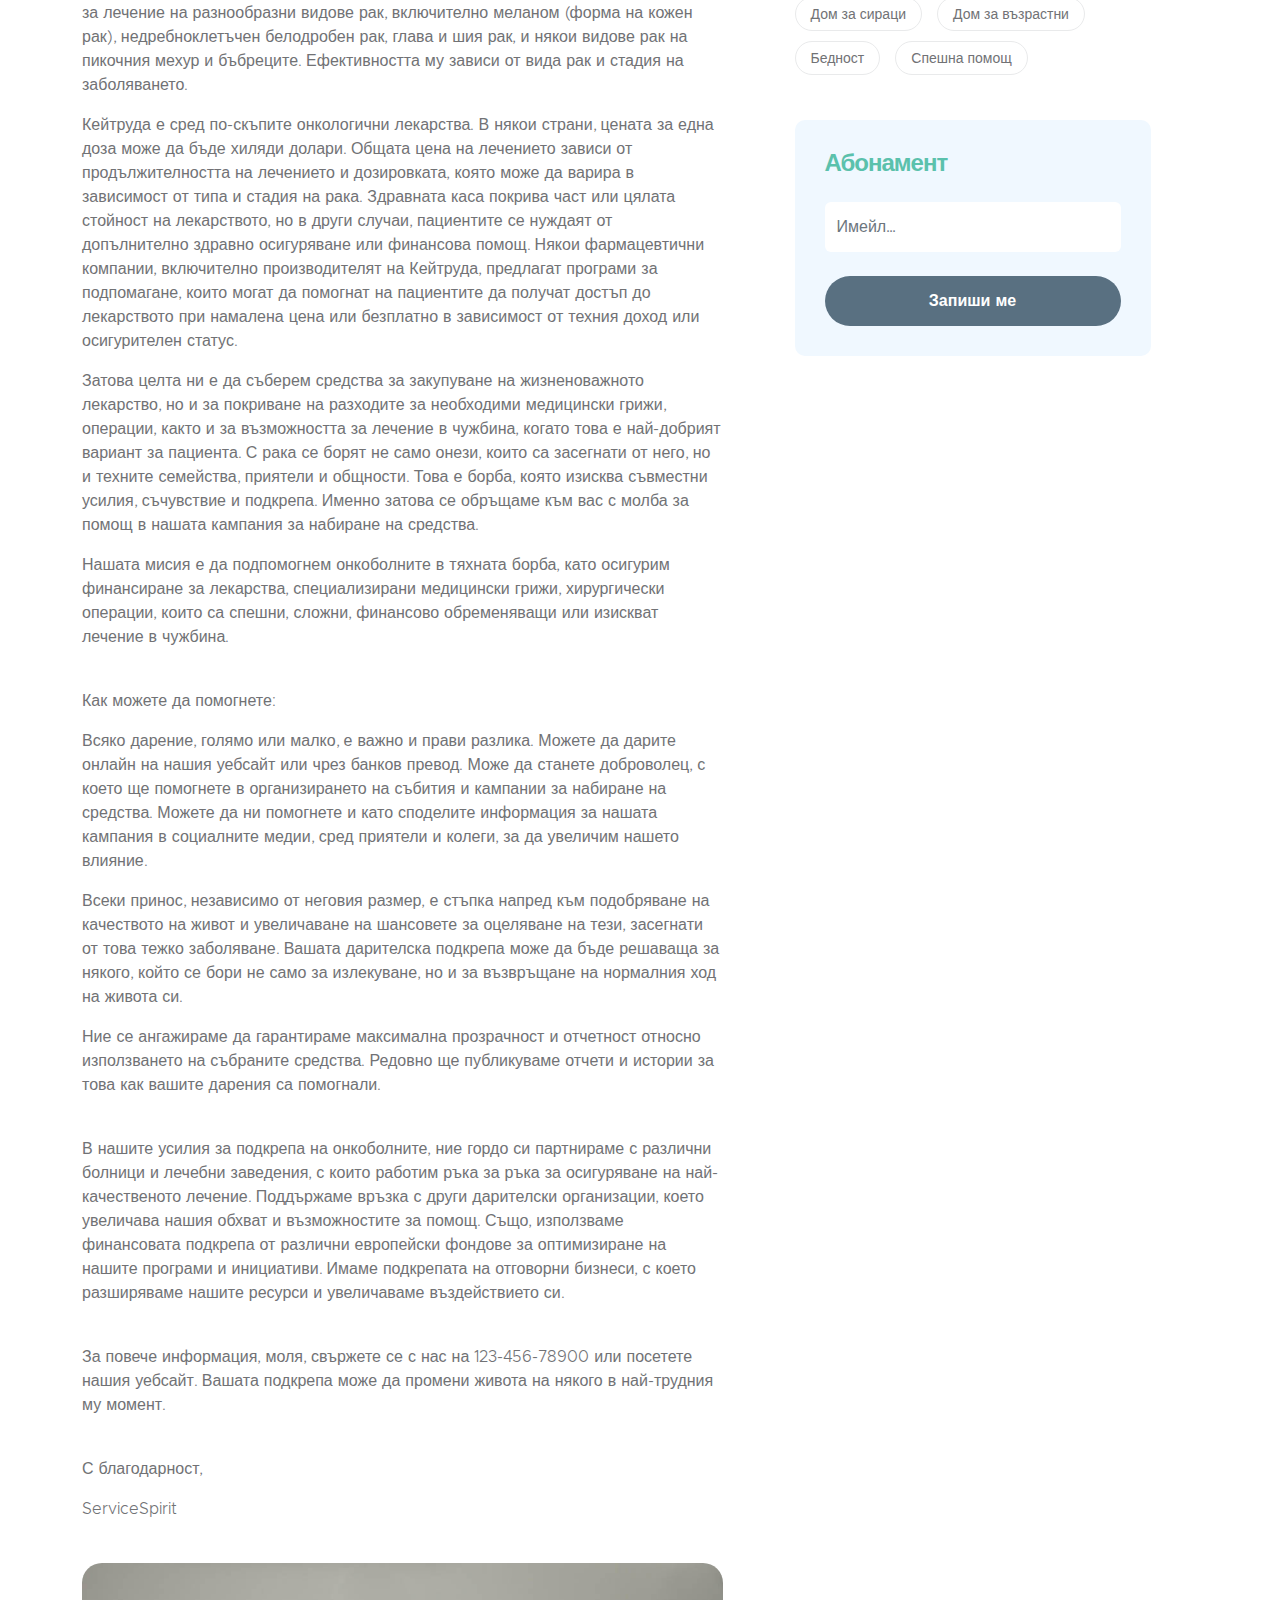
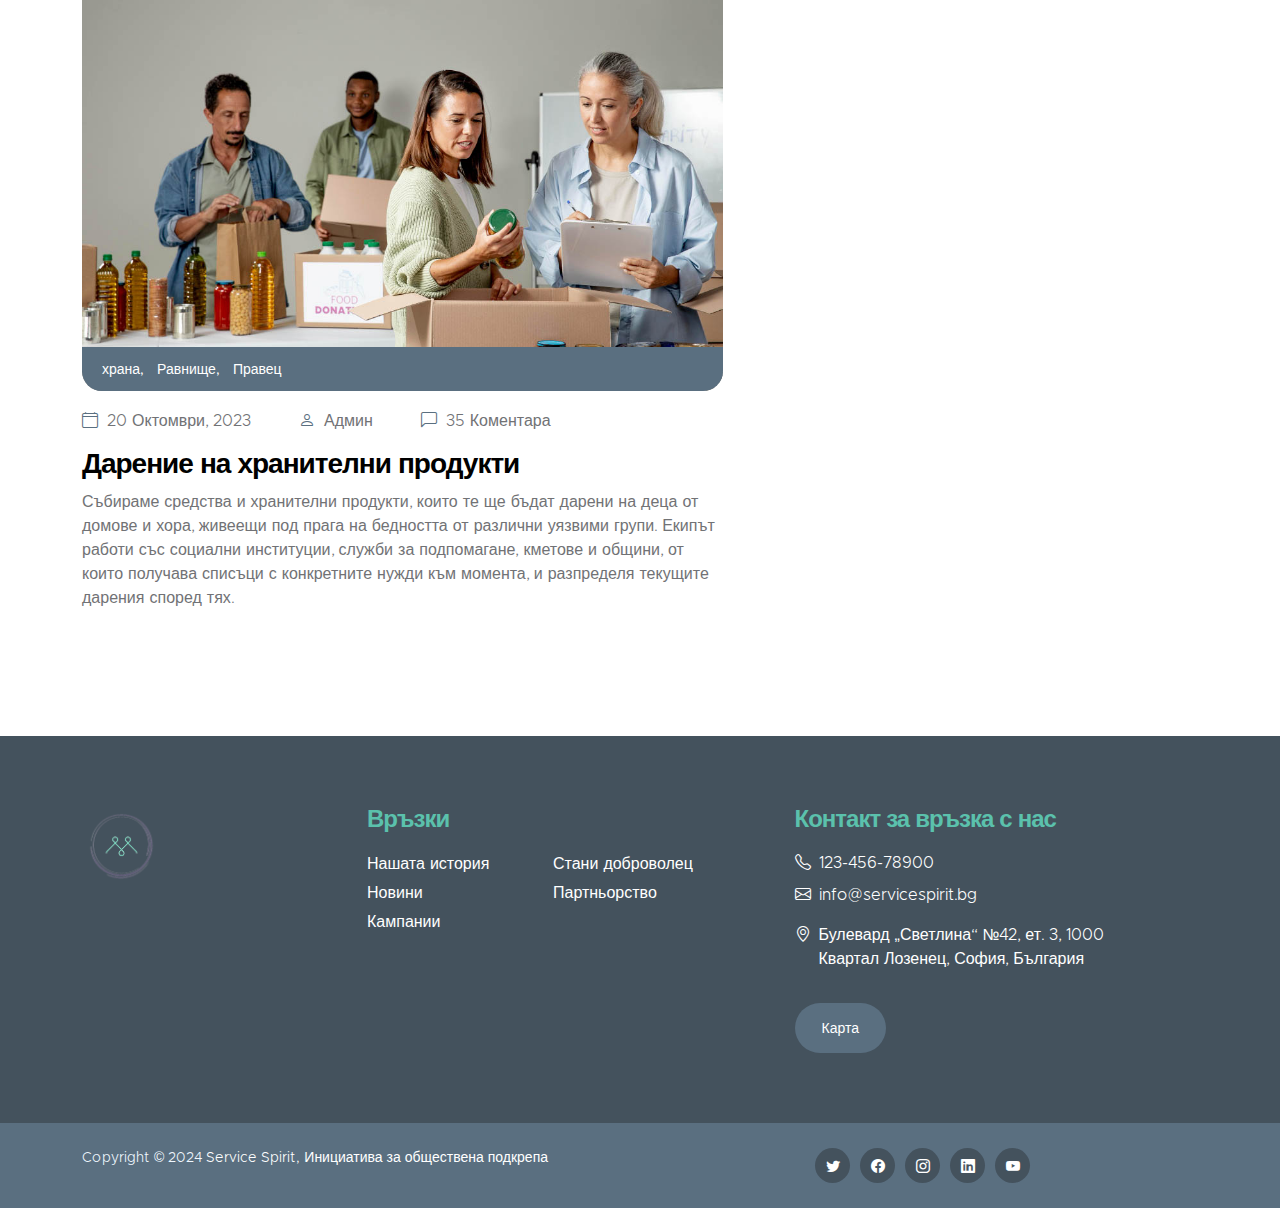
<file: news.html>
<!doctype html>
<html lang="bg">
    <head>
        <meta charset="utf-8">
        <meta name="viewport" content="width=device-width, initial-scale=1">

        <meta name="description" content="">
        <meta name="author" content="">

        <title>ServiceSpirit - Новини</title>

        <!-- CSS FILES -->        
        <link href="css/bootstrap.min.css" rel="stylesheet">

        <link href="css/bootstrap-icons.css" rel="stylesheet">

        <link href="css/servicespirit.css" rel="stylesheet">

    </head>
    
    <body>

        <header class="site-header">
            <div class="container">
                <div class="row">
                    
                    <div class="col-lg-8 col-12 d-flex flex-wrap">
                        <p class="d-flex me-4 mb-0">
                            <i class="bi-geo-alt me-2"></i>
                            Булевард „Светлина“ №42, ет. 3, 1000 Квартал Лозенец, София, България
                        </p>

                        <p class="d-flex mb-0">
                            <i class="bi-envelope me-2"></i>

                            <a href="mailto:info@servicespirit.bg">
                                info@servicespirit.bg
                            </a>
                        </p>
                    </div>

                    <div class="col-lg-3 col-12 ms-auto d-lg-block d-none">
                        <ul class="social-icon">
                            <li class="social-icon-item">
                                <a href="#" class="social-icon-link bi-twitter"></a>
                            </li>

                            <li class="social-icon-item">
                                <a href="#" class="social-icon-link bi-facebook"></a>
                            </li>

                            <li class="social-icon-item">
                                <a href="#" class="social-icon-link bi-instagram"></a>
                            </li>

                            <li class="social-icon-item">
                                <a href="#" class="social-icon-link bi-youtube"></a>
                            </li>

                            <li class="social-icon-item">
                                <a href="#" class="social-icon-link bi-whatsapp"></a>
                            </li>
                        </ul>
                    </div>

                </div>
            </div>
        </header>

        <nav class="navbar navbar-expand-lg bg-light shadow-lg">
            <div class="container">
                <a class="navbar-brand" href="index.html">
                    <img src="images/logo.png" class="logo img-fluid" alt="Лого">
                    <span>
                        Service Spirit
                        <small>сдружение с нестопанска цел</small>
                    </span>
                </a>

                <button class="navbar-toggler" type="button" data-bs-toggle="collapse" data-bs-target="#navbarNav" aria-controls="navbarNav" aria-expanded="false" aria-label="Toggle navigation">
                    <span class="navbar-toggler-icon"></span>
                </button>

                <div class="collapse navbar-collapse" id="navbarNav">
                    <ul class="navbar-nav ms-auto">
                        <li class="nav-item">
                            <a class="nav-link smoothscroll" href="index.html#section_1">Начало</a>
                        </li>

                        <li class="nav-item">
                            <a class="nav-link smoothscroll" href="index.html#section_2">За нас</a>
                        </li>

                        <li class="nav-item">
                            <a class="nav-link smoothscroll" href="index.html#section_3">Кампании</a>
                        </li>

                        <li class="nav-item">
                            <a class="nav-link smoothscroll" href="index.html#section_4">Доброволчество</a>
                        </li>
							<li class="nav-item dropdown">
                            <a class="nav-link click-scroll dropdown-toggle" href="#section_4" id="navbarLightDropdownMenuLink1" role="button" data-bs-toggle="dropdown" aria-expanded="false">Доброволчество</a>
							<ul class="dropdown-menu dropdown-menu-light" aria-labelledby="navbarLightDropdownMenuLink1">
                                <li><a class="dropdown-item" href="index.html">За нас</a></li>
								<li><a class="dropdown-item" href="news-detail.html">Проекти и кампании</a></li>
								<li><a class="dropdown-item" href="news-detail.html">Как да се включа</a></li>
								<li><a class="dropdown-item" href="news-detail.html">Новини и събития</a></li>
								<li><a class="dropdown-item" href="news-detail.html">Обучение и ресурси</a></li>
								<li><a class="dropdown-item" href="news-detail.html">Истории на успеха</a></li>
                            </ul>
                        </li>

                        <li class="nav-item dropdown">
                            <a class="nav-link click-scroll dropdown-toggle" href="#section_5" id="navbarLightDropdownMenuLink2" role="button" data-bs-toggle="dropdown" aria-expanded="false">Новини</a>

                            <ul class="dropdown-menu dropdown-menu-light" aria-labelledby="navbarLightDropdownMenuLink2">
                                <li><a class="dropdown-item" href="news.html">Медицинска помощ, транспорт</a></li>
                                <li><a class="dropdown-item" href="news-detail.html">Подкрепа на местния бизнес</a></li>
								<li><a class="dropdown-item" href="news-detail.html">Социални грижи</a></li>
								<li><a class="dropdown-item" href="news-detail.html">Хранителни продукти</a></li>
								<li><a class="dropdown-item" href="news-detail.html">Парична помощ</a></li>
								<li><a class="dropdown-item" href="news-detail.html">Подкрепа за деца и възрастни</a></li>
								<li><a class="dropdown-item" href="news-detail.html">Облекло, домашни пособия</a></li>
								<li><a class="dropdown-item" href="news-detail.html">Обучение и обрзователни програми</a></li>
								<li><a class="dropdown-item" href="news-detail.html">Помощ при бедствия и наводнения</a></li>
								<li><a class="dropdown-item" href="news-detail.html">Подкрепа на хора със зависимости</a></li>
								<li><a class="dropdown-item" href="news-detail.html">Защита на животните и околната среда</a></li>
								<li><a class="dropdown-item" href="news-detail.html">Спасителни мисии</a></li>
                            </ul>
                        </li>
                        <li class="nav-item">
                            <a class="nav-link smoothscroll" href="index.html#section_6">Контакт</a>
                        </li>

                        <li class="nav-item ms-3">
                            <a class="nav-link custom-btn custom-border-btn btn" href="donate.html">Дарение</a>
                        </li>
                    </ul>
                </div>
            </div>
        </nav>

        <main>

            <section class="news-detail-header-section text-center">
                <div class="section-overlay"></div>

                <div class="container">
                    <div class="row">

                        <div class="col-lg-12 col-12">
                            <h1 class="text-white">Дарение за онкоболни - продукт Кейтруда</h1>
                        </div>

                    </div>
                </div>
            </section>

            <section class="news-section section-padding">
                <div class="container">
                    <div class="row">

                        <div class="col-lg-7 col-12">
                            <div class="news-block">
                                <div class="news-block-top">
                                    <a href="news-detail.html">
                                        <img src="images/news/laboratory-tests.jpg" class="news-image img-fluid" alt="Изображение на лаборатория">
                                    </a>

                                    <div class="news-category-block">
                                        <a href="#" class="category-block-link">
                                            онкоболни,
                                        </a>

                                        <a href="#" class="category-block-link">
                                            лечение
                                        </a>
                                    </div>
                                </div>

                                <div class="news-block-info">
                                    <div class="d-flex mt-2">
                                        <div class="news-block-date">
                                            <p>
                                                <i class="bi-calendar4 custom-icon me-1"></i>
                                                12 Октомври, 2023
                                            </p>
                                        </div>

                                        <div class="news-block-author mx-5">
                                            <p>
                                                <i class="bi-person custom-icon me-1"></i>
                                                Админ
                                            </p>
                                        </div>

                                        <div class="news-block-comment">
                                            <p>
                                                <i class="bi-chat-left custom-icon me-1"></i>
                                                32 Коментара
                                            </p>
                                        </div>
                                    </div>

                                    <div class="news-block-title mb-2">
                                        <h4><a href="news-detail.html" class="news-block-title-link">Дарение за онкоболни - продукт Кейтруда</a></h4>
                                    </div>

                                    <div class="news-block-body">
                                       <br>
										<br>
										<p>Здравейте,</p>

										<p>В тези трудни времена, когато животът на толкова много хора е засегнат от онкологични заболявания, всеки от нас може да направи разлика. За съжаление с рака се борят не само онези, които са засегнати от него, но и техните семейства, приятели и общности. Това е борба, която изисква съвместни усилия, съчувствие и подкрепа. Именно затова се обръщаме към вас с молба за помощ в нашата кампания за набиране на средства. От особено значение е набирането на средства за лечение със скъпоструващото лекарство Кейтруда.</p>

										<p>"Кейтруда" (Keytruda), известен още като пембролизумаб, е вид лекарство, което се използва в областта на онкологията, особено за лечение на различни видове рак. То е антитяло, което действа като имунотерапевтичен агент, стимулирайки имунната система да атакува раковите клетки. Лекарството работи чрез блокиране на протеина PD-1 (програмирана клетъчна смърт 1), който се намира на повърхността на Т-клетките (вид бели кръвни клетки). Раковите клетки често използват PD-1 за предпазване от атаки от имунната система. Блокирането на този протеин помага на имунната система да разпознае и унищожи раковите клетки.
										Кейтруда се използва за лечение на разнообразни видове рак, включително меланом (форма на кожен рак), недребноклетъчен белодробен рак, глава и шия рак, и някои видове рак на пикочния мехур и бъбреците. Ефективността му зависи от вида рак и стадия на заболяването.</p>
 
										<p>Кейтруда е сред по-скъпите онкологични лекарства. В някои страни, цената за една доза може да бъде хиляди долари. Общата цена на лечението зависи от продължителността на лечението и дозировката, която може да варира в зависимост от типа и стадия на рака. Здравната каса покрива част или цялата стойност на лекарството, но в други случаи, пациентите се нуждаят от допълнително здравно осигуряване или финансова помощ.
										Някои фармацевтични компании, включително производителят на Кейтруда, предлагат програми за подпомагане, които могат да помогнат на пациентите да получат достъп до лекарството при намалена цена или безплатно в зависимост от техния доход или осигурителен статус.</p>

										<p>Затова целта ни е да съберем средства за закупуване на жизненоважното лекарство, но и за покриване на разходите за необходими медицински грижи, операции, както и за възможността за лечение в чужбина, когато това е най-добрият вариант за пациента. С рака се борят не само онези, които са засегнати от него, но и техните семейства, приятели и общности. Това е борба, която изисква съвместни усилия, съчувствие и подкрепа. Именно затова се обръщаме към вас с молба за помощ в нашата кампания за набиране на средства.</p>

										<p>Нашата мисия е да подпомогнем онкоболните в тяхната борба, като осигурим финансиране за лекарства, специализирани медицински грижи, хирургически операции, които са спешни, сложни, финансово обременяващи или изискват лечение в чужбина.</p>
										<br>
										<p>Как можете да помогнете:</p>

										<p>Всяко дарение, голямо или малко, е важно и прави разлика. Можете да дарите онлайн на нашия уебсайт или чрез банков превод.
										Може да станете доброволец, с което ще помогнете в организирането на събития и кампании за набиране на средства.
										Можете да ни помогнете и като споделите информация за нашата кампания в социалните медии, сред приятели и колеги, за да увеличим нашето влияние.</p>

										<p>Всеки принос, независимо от неговия размер, е стъпка напред към подобряване на качеството на живот и увеличаване на шансовете за оцеляване на тези, засегнати от това тежко заболяване. Вашата дарителска подкрепа може да бъде решаваща за някого, който се бори не само за излекуване, но и за възвръщане на нормалния ход на живота си.</p>

										<p>Ние се ангажираме да гарантираме максимална прозрачност и отчетност относно използването на събраните средства. Редовно ще публикуваме отчети и истории за това как вашите дарения са помогнали.</p>
										<br>
										<p>В нашите усилия за подкрепа на онкоболните, ние гордо си партнираме с различни болници и лечебни заведения, с които работим ръка за ръка за осигуряване на най-качественото лечение. Поддържаме връзка с други дарителски организации, което увеличава нашия обхват и възможностите за помощ. Също, използваме финансовата подкрепа от различни европейски фондове за оптимизиране на нашите програми и инициативи. Имаме подкрепата на отговорни бизнеси, с което разширяваме нашите ресурси и увеличаваме въздействието си.</p>
										<br>
										<p>За повече информация, моля, свържете се с нас на 123-456-78900 или посетете нашия уебсайт. Вашата подкрепа може да промени живота на някого в най-трудния му момент.</p>
										<br>
										<p>С благодарност,</p>

										<p>ServiceSpirit</p>
                                    </div>
                                </div>
                            </div>

                            <div class="news-block mt-3">
                                <div class="news-block-top">
                                    <a href="news-detail.html">
                                        <img src="images/news/medium-shot-people-collecting-foodstuff.jpg" class="news-image img-fluid" alt="Хора сортират дарена храна">
                                    </a>

                                    <div class="news-category-block">
                                        <a href="#" class="category-block-link">
                                            храна,
                                        </a>

                                        <a href="#" class="category-block-link">
                                            Равнище,
                                        </a>

                                        <a href="#" class="category-block-link">
                                            Правец
                                        </a>
                                    </div>
                                </div>

                                <div class="news-block-info">
                                    <div class="d-flex mt-2">
                                        <div class="news-block-date">
                                            <p>
                                                <i class="bi-calendar4 custom-icon me-1"></i>
                                                20 Октомври, 2023
                                            </p>
                                        </div>

                                        <div class="news-block-author mx-5">
                                            <p>
                                                <i class="bi-person custom-icon me-1"></i>
                                                Админ
                                            </p>
                                        </div>

                                        <div class="news-block-comment">
                                            <p>
                                                <i class="bi-chat-left custom-icon me-1"></i>
                                                35 Коментара
                                            </p>
                                        </div>
                                    </div>

                                    <div class="news-block-title mb-2">
                                        <h4><a href="news-detail.html" class="news-block-title-link">Дарение на хранителни продукти</a></h4>
                                    </div>

                                    <div class="news-block-body">
                                        <p>Събираме средства и хранителни продукти, които те ще бъдат дарени на деца от домове и хора, живеещи под прага на бедността от различни уязвими групи. Екипът работи със социални институции, служби за подпомагане, кметове и общини, от които получава списъци с конкретните нужди към момента, и разпределя текущите дарения според тях.</p>
                                    </div>
                                </div>
                            </div>
                        </div>

                        <div class="col-lg-4 col-12 mx-auto mt-4 mt-lg-0">
                            <form class="custom-form search-form" action="#" method="post">
                                <input class="form-control" type="search" placeholder="Търси" aria-label="Search">

                                <button type="submit" class="form-control">
                                    <i class="bi-search"></i>
                                </button>
                            </form>

                            <h5 class="mt-5 mb-3">Последни новини</h5>

                            <div class="news-block news-block-two-col d-flex mt-4">
                                <div class="news-block-two-col-image-wrap">
                                    <a href="news-detail.html">
                                        <img src="images/news/food-donation.jpg" class="news-image img-fluid" alt="Консервирана храна">
                                    </a>
                                </div>

                                <div class="news-block-two-col-info">
                                    <div class="news-block-title mb-2">
                                        <h6><a href="news-detail.html" class="news-block-title-link">Дарение на храна</a></h6>
                                    </div>

                                    <div class="news-block-date">
                                        <p>
                                            <i class="bi-calendar4 custom-icon me-1"></i>
                                            24 Октомври, 2023
                                        </p>
                                    </div>
                                </div>
                            </div>

                            <div class="news-block news-block-two-col d-flex mt-4">
                                <div class="news-block-two-col-image-wrap">
                                    <a href="news-detail.html">
                                        <img src="images/news/hospital-treatment.jpg" class="news-image img-fluid" alt="Болнична стая с ядрено магнитен резонанс">
                                    </a>
                                </div>

                                <div class="news-block-two-col-info">
                                    <div class="news-block-title mb-2">
                                        <h6><a href="news-detail.html" class="news-block-title-link">Медицинско обслужване</a></h6>
                                    </div>

                                    <div class="news-block-date">
                                        <p>
                                            <i class="bi-calendar4 custom-icon me-1"></i>
                                            15 Октомври, 2023
                                        </p>
                                    </div>
                                </div>
                            </div>

                            <div class="category-block d-flex flex-column">
                                <h5 class="mb-3">Категории</h5>

                                <a href="#" class="category-block-link">
                                    Социални грижи
                                    <span class="badge">60</span>
                                </a>

                                <a href="#" class="category-block-link">
                                    Хранителни продукти
                                    <span class="badge">80</span>
                                </a>

                                <a href="#" class="category-block-link">
                                    Медицинска помощ, лечение, транспорт
                                    <span class="badge">100</span>
                                </a>

                                <a href="#" class="category-block-link">
                                    Подкрепа за деца и възрастни
                                    <span class="badge">95</span>
                                </a>

                                <a href="#" class="category-block-link">
                                    Обекло, домашни пособия
                                    <span class="badge">70</span>
									</a>
									
									<a href="#" class="category-block-link">
                                    Обучение и образователни програми
                                    <span class="badge">40</span>
                                </a>
								
								<a href="#" class="category-block-link">
                                    Помощ при бедствия и наводнения
                                    <span class="badge">50</span>
                                </a>
								
							<a href="#" class="category-block-link">
                                    Помощ на хора със зависимости
                                    <span class="badge">30</span>
                                </a>
								
								<a href="#" class="category-block-link">
                                    Защита на животните и околната среда
                                    <span class="badge">20</span>
                                </a>
								
								<a href="#" class="category-block-link">
                                    Подкрепа на местния бизнес
                                    <span class="badge">30</span>
                                </a>
								
								<a href="#" class="category-block-link">
                                    Парична помощ
                                    <span class="badge">70</span>
                                </a>
								<a href="#" class="category-block-link">
                                    Спасителни мисии
                                    <span class="badge">60</span>
                                </a>
                            </div>

                            <div class="tags-block">
                                <h5 class="mb-3">Ключови думи</h5>

                                <a href="#" class="tags-block-link">
                                    Парична помощ
                                </a>

                                <a href="#" class="tags-block-link">
                                    Дрехи
                                </a>

                                <a href="#" class="tags-block-link">
                                    Храна
                                </a>

                                <a href="#" class="tags-block-link">
                                    Дом за сираци
                                </a>

                                <a href="#" class="tags-block-link">
                                    Дом за възрастни
                                </a>

                                <a href="#" class="tags-block-link">
                                    Бедност
                                </a>

                                <a href="#" class="tags-block-link">
                                    Спешна помощ
                                </a>
                            </div>

                            <form class="custom-form subscribe-form" action="#" method="post">
                                <h5 class="mb-4">Абонамент</h5>

                                <input type="email" name="subscribe-email" id="subscribe-email" pattern="[^ @]*@[^ @]*" class="form-control" placeholder="Имейл..." required>

                                <div class="col-lg-12 col-12">
                                    <button type="submit" class="form-control">Запиши ме</button>
                                </div>
                            </form>
                        </div>

                    </div>
                </div>
            </section>
        </main>

        <footer class="site-footer">
            <div class="container">
                <div class="row">
                    <div class="col-lg-3 col-12 mb-4">
                        <img src="images/logo.png" class="logo img-fluid" alt="">
                    </div>

                    <div class="col-lg-4 col-md-6 col-12 mb-4">
                        <h5 class="site-footer-title mb-3">Връзки</h5>

                        <ul class="footer-menu">
                            <li class="footer-menu-item"><a href="#" class="footer-menu-link">Нашата история</a></li>

                            <li class="footer-menu-item"><a href="#" class="footer-menu-link">Новини</a></li>

                            <li class="footer-menu-item"><a href="#" class="footer-menu-link">Кампании</a></li>

                            <li class="footer-menu-item"><a href="#" class="footer-menu-link">Стани доброволец</a></li>

                            <li class="footer-menu-item"><a href="#" class="footer-menu-link">Партньорство</a></li>
                        </ul>
                    </div>

                    <div class="col-lg-4 col-md-6 col-12 mx-auto">
                        <h5 class="site-footer-title mb-3">Контакт за връзка с нас</h5>

                        <p class="text-white d-flex mb-2">
                            <i class="bi-telephone me-2"></i>

                            <a href="tel:123-456-78900" class="site-footer-link">
                                123-456-78900
                            </a>
                        </p>

                        <p class="text-white d-flex">
                            <i class="bi-envelope me-2"></i>

                            <a href="mailto:info@servicespirit.bg" class="site-footer-link">
                                info@servicespirit.bg
                            </a>
                        </p>

                        <p class="text-white d-flex mt-3">
                            <i class="bi-geo-alt me-2"></i>
                            Булевард „Светлина“ №42, ет. 3, 1000 Квартал Лозенец, София, България
                        </p>

                        <a href="#" class="custom-btn btn mt-3">Карта</a>
                    </div>
                </div>
            </div>

            <div class="site-footer-bottom">
                <div class="container">
                    <div class="row">

                        <div class="col-lg-6 col-md-7 col-12">
                            <p class="copyright-text mb-0">Copyright © 2024 <a href="#">Service Spirit, Инициатива за обществена подкрепа</a></p>
                        </div>
                        
                        <div class="col-lg-6 col-md-5 col-12 d-flex justify-content-center align-items-center mx-auto">
                            <ul class="social-icon">
                                <li class="social-icon-item">
                                    <a href="#" class="social-icon-link bi-twitter"></a>
                                </li>

                                <li class="social-icon-item">
                                    <a href="#" class="social-icon-link bi-facebook"></a>
                                </li>

                                <li class="social-icon-item">
                                    <a href="#" class="social-icon-link bi-instagram"></a>
                                </li>

                                <li class="social-icon-item">
                                    <a href="#" class="social-icon-link bi-linkedin"></a>
                                </li>

                                <li class="social-icon-item">
                                    <a href="https://youtube.com" class="social-icon-link bi-youtube"></a>
                                </li>
                            </ul>
                        </div>
                        
                    </div>
                </div>
            </div>
        </footer>

        <!-- JAVASCRIPT FILES -->
        <script src="js/jquery.min.js"></script>
        <script src="js/bootstrap.min.js"></script>
        <script src="js/jquery.sticky.js"></script>
        <script src="js/counter.js"></script>
        <script src="js/custom.js"></script>

    </body>
</html>
</file>
<file: css/servicespirit.css>
@font-face {
    font-family: 'Metropolis';
    src: url('../fonts/Metropolis/Metropolis-Regular.woff2') format('woff2'),
        url('../fonts/Metropolis/Metropolis-Regular.woff') format('woff');
    font-weight: normal;
    font-style: normal;
    font-display: swap;
}

@font-face {
    font-family: 'Metropolis';
    src: url('../fonts/Metropolis/Metropolis-Light.woff2') format('woff2'),
        url('../fonts/Metropolis/Metropolis-Light.woff') format('woff');
    font-weight: 300;
    font-style: normal;
    font-display: swap;
}

@font-face {
    font-family: 'Metropolis';
    src: url('../fonts/Metropolis/Metropolis-SemiBold.woff2') format('woff2'),
        url('../fonts/Metropolis/Metropolis-SemiBold.woff') format('woff');
    font-weight: 600;
    font-style: normal;
    font-display: swap;
}

@font-face {
    font-family: 'Metropolis';
    src: url('../fonts/Metropolis/Metropolis-Bold.woff2') format('woff2'),
        url('../fonts/Metropolis/Metropolis-Bold.woff') format('woff');
    font-weight: bold;
    font-style: normal;
    font-display: swap;
}

/*---------------------------------------
  CUSTOM PROPERTIES ( VARIABLES )             
-----------------------------------------*/
:root {
  --white-color:                  #ffffff;
  --primary-color:                #5bc1ac;
  --secondary-color:              #5a6f80;
  --section-bg-color:             #f0f8ff;
  --site-footer-bg-color:         #44525d;
  --custom-btn-bg-color:          #597081;
  --custom-btn-bg-hover-color:    #5bc1ac;
  --dark-color:                   #000000;
  --p-color:                      #717275;
  --border-color:                 #e9eaeb;

  --body-font-family:             'Metropolis', sans-serif;

  --h1-font-size:                 52px;
  --h2-font-size:                 46px;
  --h3-font-size:                 32px;
  --h4-font-size:                 28px;
  --h5-font-size:                 24px;
  --h6-font-size:                 22px;
  --p-font-size:                  16px;
  --btn-font-size:                18px;
  --copyright-font-size:          14px;

  --border-radius-large:          100px;
  --border-radius-medium:         20px;
  --border-radius-small:          10px;

  --font-weight-light:            300;
  --font-weight-normal:           400;
  --font-weight-semibold:         600;
  --font-weight-bold:             700;
}

body {
  background-color: var(--white-color);
  font-family: var(--body-font-family); 
}


/*---------------------------------------
  TYPOGRAPHY               
-----------------------------------------*/

h2,
h3,
h4,
h5,
h6 {
  color: var(--dark-color);
}

h1,
h2,
h3,
h4,
h5,
h6 {
  font-weight: var(--font-weight-semibold);
  letter-spacing: -1px;
}

h1 {
  font-size: var(--h1-font-size);
  font-weight: var(--font-weight-bold);
  letter-spacing: -2px;
}

h2 {
  color: var(--secondary-color);
  font-size: var(--h2-font-size);
  letter-spacing: -2px;
}

h3 {
  font-size: var(--h3-font-size);
}

h4 {
  font-size: var(--h4-font-size);
}

h5 {
  color: var(--primary-color);
  font-size: var(--h5-font-size);
}

h6 {
  font-size: var(--h6-font-size);
}

p {
  color: var(--p-color);
  font-size: var(--p-font-size);
  font-weight: var(--font-weight-light);
}

ul li {
  color: var(--p-color);
  font-size: var(--p-font-size);
  font-weight: var(--font-weight-normal);
}

a, 
button {
  touch-action: manipulation;
  transition: all 0.3s;
}

a {
  color: var(--p-color);
  text-decoration: none;
}

a:hover {
  color: var(--primary-color);
}

b,
strong {
  font-weight: var(--font-weight-bold);
}


/*---------------------------------------
  SECTION               
-----------------------------------------*/
.section-padding {
  padding-top: 100px;
  padding-bottom: 100px;
}

.section-bg {
  background-color: var(--section-bg-color);
}

.section-overlay {
  background: rgba(0, 0, 0, 0.35);
  position: absolute;
  top: 0;
  left: 0;
  pointer-events: none;
  width: 100%;
  height: 100%;
}

.section-overlay + .container {
  position: relative;
}


/*---------------------------------------
  CUSTOM BLOCK               
-----------------------------------------*/
.custom-block-wrap {
  background: var(--white-color);
  border-radius: var(--border-radius-medium);
  position: relative;
  overflow: hidden;
  transition: all 0.5s;
}

.custom-block-wrap:hover {
  box-shadow: 0 1rem 3rem rgba(0,0,0,.175);
}

.custom-block-body {
  padding: 30px;
}

.custom-block-image {
  display: block;
  width: 100%;
  height: 100%;
  object-fit: cover;
}

.custom-block .custom-btn {
  border-radius: 0;
  display: block;
}


/*---------------------------------------
  PROGRESS BAR               
-----------------------------------------*/
.progress {
  background: var(--border-color);
  height: 5px;
}

.progress-bar {
  background: var(--secondary-color);
}


/*---------------------------------------
  CUSTOM ICON COLOR               
-----------------------------------------*/
.custom-icon {
  color: var(--secondary-color);
}


/*---------------------------------------
  CUSTOM LIST               
-----------------------------------------*/
.custom-list {
  margin-bottom: 0;
  padding-left: 0;
}

.custom-list-item {
  list-style: none;
  margin-top: 10px;
  margin-bottom: 10px;
}


/*---------------------------------------
  CUSTOM TEXT BOX               
-----------------------------------------*/
.custom-text-box {
  background: var(--white-color);
  border-radius: var(--border-radius-medium);
  margin-bottom: 24px;
  padding: 40px;
}

.custom-text-box-image {
  border-radius: var(--border-radius-medium);
  width: 100%;
  height: 100%;
  object-fit: cover;
}

.custom-text-box-icon {
  background: var(--section-bg-color);
  border-radius: var(--border-radius-large);
  color: var(--secondary-color);
  font-size: var(--h6-font-size);
  text-align: center;
  display: inline-block;
  vertical-align: middle;
  width: 25px;
  height: 25px;
  line-height: 30px;
}


/*---------------------------------------
  AVATAR IMAGE - TESTIMONIAL, AUTHOR               
-----------------------------------------*/
.avatar-image {
  border-radius: var(--border-radius-large);
  width: 65px;
  height: 65px;
  object-fit: cover;
}


/*---------------------------------------
  CUSTOM BUTTON               
-----------------------------------------*/
.custom-btn {
  background: var(--secondary-color);
  border: 2px solid transparent;
  border-radius: var(--border-radius-large);
  color: var(--white-color);
  font-size: var(--btn-font-size);
  font-weight: var(--font-weight-normal);
  line-height: normal;
  padding: 15px 25px;
}

.navbar-expand-lg .navbar-nav .nav-link.custom-btn {
  color: var(--custom-btn-bg-color);
  margin-top: 8px;
  padding: 12px 25px;
}

.custom-btn:hover {
  background: var(--primary-color);
  color: var(--white-color);
}

.custom-border-btn {
  background: transparent;
  border: 2px solid var(--custom-btn-bg-color);
  color: var(--primary-color);
}

.navbar-expand-lg .navbar-nav .nav-link.custom-btn:hover,
.custom-border-btn:hover {
  background: var(--custom-btn-bg-hover-color);
  border-color: transparent;
  color: var(--white-color);
}


/*---------------------------------------
  NAVIGATION              
-----------------------------------------*/
.navbar {
  background: var(--white-color);
  z-index: 9;
  padding-top: 0;
  padding-bottom: 0;
}

.navbar-brand {
  color: var(--primary-color);
  font-size: var(--h6-font-size);
  font-weight: var(--font-weight-bold);
}

.navbar-brand span {
  display: inline-block;
  vertical-align: middle;
}

.navbar-brand small {
  color: var(--secondary-color);
  display: block;
  font-size: 10px;
  line-height: normal;
  text-transform: uppercase;
}

.logo {
  width: 80px;
  height: auto;
}

.navbar-expand-lg .navbar-nav .nav-link {
  margin-right: 0;
  margin-left: 0;
  padding: 20px;
}

.navbar-nav .nav-link {
  display: inline-block;
  color: var(--p-color);
  font-size: var(--p-font-size);
  font-weight: var(--font-weight-medium);
  position: relative;
  padding-top: 15px;
  padding-bottom: 15px;
}

.navbar-nav .nav-link.active, 
.navbar-nav .nav-link:hover {
  background: transparent;
  color: var(--primary-color);
}

.dropdown-menu {
  background: var(--white-color);
  box-shadow: 0 1rem 3rem rgba(0,0,0,.175);
  border: 0;
  max-width: none;
  padding: 0;
  margin-top: 20px;
}

.dropdown-item {
  display: inline-block;
  color: var(--p-bg-color);
  font-size: var(--menu-font-size);
  font-weight: var(--font-weight-medium);
  position: relative;
  padding-top: 10px;
  padding-bottom: 10px;
}

.dropdown-menu li:last-child .dropdown-item {
  padding-top: 0;
}

.dropdown-item.active, 
.dropdown-item:active,
.dropdown-item:focus, 
.dropdown-item:hover {
  background: transparent;
  color: var(--primary-color);
}

.dropdown-toggle::after {
  content: "\f282";
  display: inline-block;
  font-family: bootstrap-icons !important;
  font-size: var(--copyright-font-size);
  font-style: normal;
  font-weight: normal !important;
  font-variant: normal;
  text-transform: none;
  line-height: 1;
  vertical-align: -.125em;
  -webkit-font-smoothing: antialiased;
  -moz-osx-font-smoothing: grayscale;
  position: relative;
  left: 2px;
  border: 0;
}

@media screen and (min-width: 992px) {
  .dropdown:hover .dropdown-menu {
    display: block;
    margin-top: 0;
  }
}

.navbar-toggler {
  border: 0;
  padding: 0;
  cursor: pointer;
  margin: 0;
  width: 30px;
  height: 35px;
  outline: none;
}

.navbar-toggler:focus {
  outline: none;
  box-shadow: none;
}

.navbar-toggler[aria-expanded="true"] .navbar-toggler-icon {
  background: transparent;
}

.navbar-toggler[aria-expanded="true"] .navbar-toggler-icon:before,
.navbar-toggler[aria-expanded="true"] .navbar-toggler-icon:after {
  transition: top 300ms 50ms ease, -webkit-transform 300ms 350ms ease;
  transition: top 300ms 50ms ease, transform 300ms 350ms ease;
  transition: top 300ms 50ms ease, transform 300ms 350ms ease, -webkit-transform 300ms 350ms ease;
  top: 0;
}

.navbar-toggler[aria-expanded="true"] .navbar-toggler-icon:before {
  transform: rotate(45deg);
}

.navbar-toggler[aria-expanded="true"] .navbar-toggler-icon:after {
  transform: rotate(-45deg);
}

.navbar-toggler .navbar-toggler-icon {
  background: var(--dark-color);
  transition: background 10ms 300ms ease;
  display: block;
  width: 30px;
  height: 2px;
  position: relative;
}

.navbar-toggler .navbar-toggler-icon:before,
.navbar-toggler .navbar-toggler-icon:after {
  transition: top 300ms 350ms ease, -webkit-transform 300ms 50ms ease;
  transition: top 300ms 350ms ease, transform 300ms 50ms ease;
  transition: top 300ms 350ms ease, transform 300ms 50ms ease, -webkit-transform 300ms 50ms ease;
  position: absolute;
  right: 0;
  left: 0;
  background: var(--dark-color);
  width: 30px;
  height: 2px;
  content: '';
}

.navbar-toggler .navbar-toggler-icon::before {
  top: -8px;
}

.navbar-toggler .navbar-toggler-icon::after {
  top: 8px;
}


/*---------------------------------------
  SITE HEADER              
-----------------------------------------*/
.site-header {
  background: var(--primary-color);
  padding-top: 15px;
  padding-bottom: 10px;
}

.site-header p,
.site-header p a,
.site-header .social-icon-link {
  color: var(--white-color);
  font-size: var(--copyright-font-size);
}

.site-header .social-icon {
  text-align: right;
}

.site-header .social-icon-link {
  background: transparent;
  width: inherit;
  height: inherit;
  line-height: inherit;
  margin-right: 15px;
}


/*---------------------------------------
  HERO & HERO SLIDE         
-----------------------------------------*/
.hero-section-full-height {
  height: 680px;
  min-height: 680px;
  position: relative;
}

.carousel:hover .carousel-control-next-icon, 
.carousel:hover .carousel-control-prev-icon {
  opacity: 1;
}

#hero-slide .carousel-item {
  height: 680px;
  min-height: 680px;
}

#hero-slide .carousel-caption {
  background: var(--white-color);
  clip-path: polygon(100% 100%, 100% 150px, 0 100%);
  color: var(--secondary-color);
  top: 1px;
  bottom: -1px;
  right: 0;
  left: auto;
  text-align: right;
  min-width: 680px;
  min-height: 680px;
  padding: 100px 100px 50px 100px;
}

.carousel-image {
  display: block;
  width: 100%;
  min-height: 680px;
}

#hero-slide .carousel-indicators-wrap {
  position: absolute;
  bottom: 0;
  right: 0;
  left: 0;
}

#hero-slide .carousel-indicators {
  margin-right: 0;
  margin-left: 22px;
  justify-content: inherit;
}

.carousel-control-next, 
.carousel-control-prev {
  opacity: 1;
}

.carousel-control-next-icon, 
.carousel-control-prev-icon {
  background-color: var(--secondary-color);
  border-radius: var(--border-radius-large);
  background-size: 60% 60%;
  width: 80px;
  height: 80px;
  opacity: 0;
  transition: all 0.5s;
}

.carousel-control-next-icon:hover, 
.carousel-control-prev-icon:hover {
  background-color: var(--primary-color);
}


/*---------------------------------------
  FEATURE BLOCK              
-----------------------------------------*/
.featured-block {
  text-align: center;
  transition: all 0.5s ease;
  min-height: 256px;
  padding: 15px;
}

.featured-block:hover {
  background: var(--white-color);
  border-radius: var(--border-radius-medium);
  box-shadow: 0 1rem 3rem rgba(0,0,0,.175);
}

.featured-block:hover .featured-block-image {
  transform: scale(0.75);
}

.featured-block-image {
  display: block;
  margin: auto;
  transition: all 0.5s;
}

.featured-block:hover .featured-block-text {
  margin-top: 0;
}

.featured-block-text {
  color: var(--primary-color);
  font-size: var(--h5-font-size);
  margin-top: 20px;
  transition: all 0.5s;
}


/*---------------------------------------
  ABOUT              
-----------------------------------------*/
.about-section {
  background-repeat: no-repeat;
  background-position: center;
  background-size: cover;
}

.about-image {
  border-radius: var(--border-radius-medium);
  display: block;
  width: 350px;
  height: 400px;
  object-fit: cover;
}

.custom-text-block {
  padding: 60px 40px;
}


/*---------------------------------------
  COUNTER NUMBERS              
-----------------------------------------*/
.counter-thumb {
  margin: 20px;
  margin-bottom: 0;
}

.counter-number,
.counter-text {
  color: var(--secondary-color);
  display: block;
}

.counter-number,
.counter-number-text {
  color: var(--primary-color);
  font-size: var(--h1-font-size);
  font-weight: var(--font-weight-bold);
  line-height: normal;
}


/*---------------------------------------
  VOLUNTEER              
-----------------------------------------*/
.volunteer-section {
  background: var(--secondary-color);
  position: relative;
  overflow: hidden;
}

.volunteer-section::after {
  content: "";
  background: var(--primary-color);
  border-radius: 50%;
  position: absolute;
  bottom: -110px;
  right: -80px;
  width: 350px;
  height: 350px;
}

.volunteer-form {
  background: var(--white-color);
  border-radius: var(--border-radius-medium);
  padding: 50px;
}

.volunteer-image {
  border-radius: 100%;
  display: block;
  margin: auto;
  width: 300px;
  height: 300px;
  object-fit: cover;
}

.volunteer-section .custom-block-body {
  max-width: 440px;
  margin: 0 auto;
}

.volunteer-section .custom-block-body p {
  line-height: 1.7;
}


/*---------------------------------------
  DONATE              
-----------------------------------------*/
.donate-section {
  background-image: url('../images/different-people-doing-volunteer-work.jpg');
  background-repeat: no-repeat;
  background-position: center;
  background-size: cover;
  position: relative;
  padding-top: 150px;
  padding-bottom: 150px;
}

.donate-form {
  background: var(--white-color);
  border-radius: var(--border-radius-medium);
  position: relative;
  overflow: hidden;
  padding: 50px;
}


/*---------------------------------------
  NEWS         
-----------------------------------------*/
.news-detail-header-section {
  background-image: url('../images/news/close-up-volunteer-oganizing-stuff-donation.jpg');
  background-repeat: no-repeat;
  background-position: center;
  background-size: cover;
  position: relative;
  padding-top: 150px;
  padding-bottom: 150px;
}

.news-block-top {
  border-radius: var(--border-radius-medium);
  position: relative;
  overflow: hidden;
}

.news-block-two-col-image-wrap {
  border-radius: var(--border-radius-small);
  position: relative;
  overflow: hidden;
  width: 150px;
  margin-right: 20px;
}

.news-category-block {
  background: var(--secondary-color);
  position: absolute;
  bottom: 0;
  right: 0;
  left: 0;
  padding: 10px 20px;
}

.news-category-block .category-block-link {
  color: var(--white-color);
  margin-right: 10px;
}

.news-block-info {
  padding-top: 10px;
  padding-bottom: 10px;
}

.news-block-title-link {
  color: var(--dark-color);
}

.news-detail-image {
  display: block;
  border-radius: var(--border-radius-medium);
}

blockquote {
  background: var(--section-bg-color);
  border-radius: var(--border-radius-small);
  font-size: var(--h5-font-size);
  font-weight: var(--font-weight-semibold);
  color: var(--site-footer-bg-color);
  margin-top: 30px;
  margin-bottom: 30px;
  padding: 90px 50px 50px 50px;
  text-align: center;
}

blockquote::before {
  content: "“";
  color: var(--custom-btn-bg-color);
  font-size: 100px;
  line-height: 1rem;
  display: block;
}

.author-comment-link {
  font-size: var(--copyright-font-size);
  font-weight: var(--font-weight-semibold);
}

.search-form {
  margin-top: 20px;
}

.category-block,
.subscribe-form {
  margin-top: 40px;
  margin-bottom: 40px;
}

.category-block-link {
  font-size: var(--copyright-font-size);
  margin-top: 5px;
  margin-bottom: 5px;
}

.category-block-link:hover {
  color: var(--primary-color);
}

.badge {
  background: var(--secondary-color);
  border-radius: var(--border-radius-medium);
  font-weight: var(--font-weight-normal);
  line-height: normal;
  padding-bottom: 2px;
}

.tags-block-link {
  border: 1px solid var(--border-color);
  border-radius: var(--border-radius-medium);
  display: inline-block;
  font-size: var(--copyright-font-size);
  line-height: normal;
  margin-right: 10px;
  margin-top: 5px;
  margin-bottom: 5px;
  padding: 8px 15px;
}

.tags-block-link:hover {
  border-color: var(--dark-color);
  color: var(--dark-color);
}

.cta-section {
  position: relative;
  overflow: hidden;
}

.cta-section::before {
  content: "";
  background-color: var(--primary-color);
  border-radius: 50%;
  position: absolute;
  top: -100px;
  left: -30px;
  margin: auto;
  width: 200px;
  height: 200px;
}

.cta-section::after {
  content: "";
  border: 20px solid var(--custom-btn-bg-color);
  border-radius: 50%;
  position: absolute;
  bottom: -100px;
  right: 0;
  left: 0;
  margin: auto;
  width: 150px;
  height: 150px;
}


/*---------------------------------------
  TESTIMONIAL CAROUSEL              
-----------------------------------------*/
.testimonial-section {
  position: relative;
  overflow: hidden;
  text-align: center;
}

.testimonial-section::before {
  content: "";
  background-color: var(--primary-color);
  border-radius: 50%;
  position: absolute;
  top: -100px;
  left: -30px;
  margin: auto;
  width: 250px;
  height: 250px;
}

.testimonial-section::after {
  content: "";
  background: var(--custom-btn-bg-color);
  border-radius: 50%;
  position: absolute;
  bottom: -110px;
  right: -80px;
  width: 350px;
  height: 350px;
}

#testimonial-carousel .carousel-caption {
  position: relative;
  right: 0;
  bottom: 0;
  left: 0;
}

#testimonial-carousel .carousel-title {
  background: var(--section-bg-color);
  line-height: normal;
  margin-bottom: 30px;
}

#testimonial-carousel .carousel-title::before {
  content: open-quote;
  color: var(--p-color);
  font-size: var(--h1-font-size);
  position: relative;
  top: 10px;
  right: 10px;
}

#testimonial-carousel .carousel-title::after {
  content: close-quote;
  color: var(--p-color);
  font-size: var(--h1-font-size);
  position: relative;
  top: 10px;
  left: 10px;
}

#testimonial-carousel .carousel-title {
  quotes: "“" "”" "‘" "’";
}

#testimonial-carousel .carousel-name {
  background: var(--primary-color);
  border-radius: var(--border-radius-medium);
  position: relative;
  overflow: hidden;
  padding: 10px 20px;
}

#testimonial-carousel .carousel-name::before {
  content: "";
  position: absolute;
  top: -10px;
  right: 0;
  left: 0;
  width: 0;
  height: 0;
  margin: auto;
  border-left: 10px solid transparent;
  border-right: 10px solid transparent;
  border-bottom: 10px solid var(--primary-color);
}

.carousel-name-title {
  font-weight: var(--font-weight-semibold);
}

#testimonial-carousel .carousel-indicators {
  position: relative;
  top: 150px;
  bottom: auto;
  margin-top: 50px;
  margin-bottom: 150px;
}

#testimonial-carousel .carousel-indicators li {
  text-indent: inherit;
  background: transparent;
  margin: 0 10px; 
}

#testimonial-carousel .carousel-indicators li,
#testimonial-carousel .carousel-indicators li::before {
  width: 45px;
  height: 45px; 
}

#testimonial-carousel .carousel-indicators .avatar-image {
  width: 45px;
  height: 45px; 
}

#testimonial-carousel .carousel-indicators .active,
#testimonial-carousel .carousel-indicators .active .avatar-image {
  background: transparent;
  width: 50px; 
  height: 50px;
}


/*---------------------------------------
  CONTACT               
-----------------------------------------*/
.contact-section {
  background: var(--white-color);
}

.contact-form {
  background: var(--section-bg-color);
  border-radius: var(--border-radius-small);
  padding: 40px;
}

.contact-info-wrap {
  padding-top: 40px;
}

.contact-image-wrap {
  border-bottom: 1px solid rgba(0, 0, 0, 0.05);
  margin-top: 20px;
  margin-bottom: 30px;
  padding-bottom: 30px;
  width: 100%;
}


/*---------------------------------------
  CUSTOM FORM               
-----------------------------------------*/
.custom-form .form-control,
.input-group-file {
  background-color: var(--section-bg-color);
  box-shadow: none;
  border: 0;
  color: var(--p-color);
  margin-bottom: 24px;
  padding-top: 13px;
  padding-bottom: 13px;
  outline: none;
}

.custom-form .form-control:hover,
.custom-form .form-control:focus {
  border-color: var(--secondary-color);
}

.custom-form label {
  margin-bottom: 10px;
}

.custom-form .form-check-group {
  margin-bottom: 20px;
}

.donate-form .form-check-group-donation-frequency {
  padding-right: 0;
}

.form-check-group-donation-frequency + .form-check-group-donation-frequency {
  padding-right: 12px;
  padding-left: 0;
}

.form-check-group-donation-frequency .form-check-label {
  font-weight: var(--font-weight-semibold);
}

#DonationFrequencyOne {
  border-top-right-radius: 0;
  border-bottom-right-radius: 0;
}

#DonationFrequencyMonthly {
  border-top-left-radius: 0;
  border-bottom-left-radius: 0;
}

.custom-form .form-check-radio {
  position: relative;
  height: 100%;
  padding-left: 0;
}

.custom-form .input-group-text {
  background: var(--secondary-color);
  border: 0;
  color: var(--white-color);
}

.custom-form .form-check-radio .form-check-label {
  position: absolute;
  top: 50%;
  left: 50%;
  transform: translate(-50%, -50%);
  text-align: center;
}

.form-check-radio .form-check-input[type=radio] {
  background-color: var(--section-bg-color);
  border-radius: .25rem;
  border: 0;
  box-shadow: none;
  outline: none;
  width: 100%;
  margin-top: 0;
  margin-left: 0;
  padding: 25px 50px;
  transition: all 0.5s;
}

.form-check-radio .form-check-input:checked[type=radio] {
  background-image: none;
}

.form-check-radio .form-check-input:checked[type=radio] + .form-check-label,
.form-check-radio .form-check-input:hover + .form-check-label,
.form-check-radio .form-check-input:checked + .form-check-label {
  color: var(--white-color);
}

.form-check-radio .form-check-input:hover,
.form-check-radio .form-check-input:checked {
  background-color: var(--secondary-color);
  border-color: var(--white-color);
}

.input-group-file {
  border-radius: .25rem;
  padding: 13px .75rem;
}

.input-group-file input[type=file] {
  width: 0.1px;
  height: 0.1px;
  opacity: 0;
  overflow: hidden;
  position: absolute;
  z-index: -1;
  padding: 0;
}

.input-group-file .input-group-text {
  background: transparent;
  color: inherit;
  margin-bottom: 0;
  padding: 0;
}

.custom-form button[type="submit"] {
  background: var(--custom-btn-bg-color);
  border: none;
  border-radius: var(--border-radius-large);
  color: var(--white-color);
  font-size: var(--p-font-size);
  font-weight: var(--font-weight-semibold);
  transition: all 0.3s;
  margin-bottom: 0;
}

.custom-form button[type="submit"]:hover,
.custom-form button[type="submit"]:focus {
  background: var(--custom-btn-bg-hover-color);
  border-color: transparent;
}


/*---------------------------------------
  CONTACT SEARCH & DONATE & SUBCRIBE FORM              
-----------------------------------------*/
.contact-form .form-control {
  background: var(--white-color);
}

.search-form {
  position: relative;
}

.search-form .form-control {
  padding-right: 50px;
}

.search-form button[type="submit"] {
  background: transparent;
  position: absolute;
  top: 0;
  right: 0;
  color: var(--p-color);
  width: 50px;
  padding: 12px;
}

.search-form button[type="submit"]:hover {
  background: transparent;
  color: var(--dark-color);
}

.subscribe-form {
  background: var(--section-bg-color);
  border-radius: var(--border-radius-small);
  padding: 30px;
}

.subscribe-form .form-control {
  background: var(--white-color);
}

.donate-form .form-control {
  margin-bottom: 0;
}


/*---------------------------------------
  SITE FOOTER              
-----------------------------------------*/
.site-footer {
  background-color: var(--site-footer-bg-color);
  padding-top: 70px;
}

.site-footer-bottom {
  background-color: var(--secondary-color);
  position: relative;
  z-index: 2;
  margin-top: 70px;
  padding-top: 25px;
  padding-bottom: 25px;
}

.site-footer-bottom a {
	color: var(--white-color);
}

.site-footer-bottom a:hover {
	color: #FF6;
}

.site-footer-link {
  color: var(--white-color);
}

.copyright-text {
  color: var(--section-bg-color);
  font-size: var(--copyright-font-size);
  margin-right: 30px;
}

.site-footer .custom-btn {
  font-size: var(--copyright-font-size);
}

.site-footer .custom-btn:hover {
  background: var(--primary-color);
}


/*---------------------------------------
  FOOTER MENU               
-----------------------------------------*/
.footer-menu {
  column-count: 2;
  margin: 0;
  padding: 0;
}

.footer-menu-item {
  list-style: none;
  display: block;
}

.footer-menu-link {
  font-size: var(--p-font-size);
  color: var(--white-color);
  display: inline-block;
  vertical-align: middle;
  margin-right: 10px;
  margin-bottom: 5px;
}


/*---------------------------------------
  SOCIAL ICON               
-----------------------------------------*/
.social-icon {
  margin: 0;
  padding: 0;
}

.social-icon-item {
  list-style: none;
  display: inline-block;
  vertical-align: top;
}

.social-icon-link {
  background: var(--site-footer-bg-color);
  border-radius: var(--border-radius-large);
  color: var(--white-color);
  font-size: var(--copyright-font-size);
  display: block;
  margin-right: 5px;
  text-align: center;
  width: 35px;
  height: 35px;
  line-height: 38px;
}

.social-icon-link:hover {
  background: var(--primary-color);
  color: var(--white-color);
}


/*---------------------------------------
  RESPONSIVE STYLES               
-----------------------------------------*/
@media screen and (min-width: 1600px) {
  .featured-block {
    min-height: inherit;
  }

  .volunteer-section::after {
    width: 450px;
    height: 450px;
  }
  
  .volunteer-image {
    width: 350px;
    height: 350px;
  }
}

@media screen and (max-width: 1170px) {
  #hero-slide .carousel-image {
    height: 100%;
    object-fit: cover;
  }
}

@media screen and (max-width: 991px) {
  h1 {
    font-size: 42px;
  }

  h2 {
    font-size: 36px;
  }

  h3 {
    font-size: 32px;
  }

  h4 {
    font-size: 28px;
  }

  h5 {
    font-size: 20px;
  }

  h6 {
    font-size: 18px;
  }

  .section-padding {
    padding-top: 50px;
    padding-bottom: 50px;
  }

  .hero-form {
    padding-bottom: 40px;
  }

  .donate-form {
    padding: 35px;
  }

  .navbar {
    padding-top: 6px;
    padding-bottom: 6px;
  }

  .navbar-expand-lg .navbar-nav {
    padding-bottom: 30px;
  }

  .navbar-expand-lg .navbar-nav .nav-link {
    padding: 8px 20px;
  }
  
  .dropdown:hover .dropdown-menu {
    display: block;
    position: relative;
    margin-top: 5px;
    margin-bottom: 20px;
    left: 20px;
  }

  .site-header .social-icon {
    text-align: left;
    margin-top: 5px;
  }

  .hero-section-full-height {
    height: inherit;
  }

  .carousel:hover .carousel-control-next-icon, 
  .carousel:hover .carousel-control-prev-icon {
    opacity: 1;
  }

  #hero-slide .carousel-item {
    height: inherit;
  }

  .carousel-control-prev {
    left: 12px;
  }

  .carousel-control-next {
    right: 12px;
  }

  .carousel-control-next-icon, 
  .carousel-control-prev-icon {
    opacity: 1;
    width: 60px;
    height: 60px;
  }

  .news-detail-header-section {
    padding-top: 100px;
    padding-bottom: 100px;
  }

  .cta-section::before {
    width: 150px;
    height: 150px;
  }

  .cta-section::after {
    bottom: -60px;
    width: 100px;
    height: 100px;
  }

  .cta-section .row {
    padding-top: 50px;
    padding-bottom: 50px;
  }

  .volunteer-section::after {
    width: 300px;
    height: 300px;
  }

  .testimonial-section::before {
    width: 150px;
    height: 150px;
  }

  .testimonial-section::after {
    width: 200px;
    height: 200px;
  }

  #testimonial-carousel .carousel-caption {
    padding-top: 0;
  }

  blockquote {
    padding: 70px 30px 30px 30px;
  }

  .about-image {
    width: inherit;
    height: 450px;
  }

  .volunteer-image {
    width: 250px;
    height: 250px;
    margin: 0;
  }

  .custom-text-block {
    padding: 20px 0 0 0;
  }

  .custom-text-box,
  .volunteer-form {
    padding: 30px;
  }

  .counter-number, 
  .counter-number-text {
    font-size: var(--h2-font-size);
  }

  .contact-info-wrap {
    padding-top: 0;
  }

  .site-footer {
    padding-top: 50px;
  }

  .copyright-text-wrap {
    justify-content: center;
  }

  .site-footer-bottom {
    text-align: center;
    margin-top: 50px;
  }

  .site-footer-bottom .footer-menu {
    margin-top: 10px;
    margin-bottom: 10px;
  }
}

@media screen and (max-width: 580px) {
  .hero-section-full-height,
  #hero-slide .carousel-item,
  .carousel-image {
    min-height: 520px;
  }

  #hero-slide .carousel-caption {
    clip-path: polygon(100% 100%, 100% 100px, 0 100%);
    padding-right: 50px;
    min-width: inherit;
    min-height: inherit;
  }
}

@media screen and (max-width: 480px) {
  h1 {
    font-size: 40px;
  }

  h2 {
    font-size: 28px;
  }

  h3 {
    font-size: 26px;
  }

  h4 {
    font-size: 22px;
  }

  h5 {
    font-size: 20px;
  }

  #hero-slide .carousel-caption {
    min-width: inherit;
    padding-bottom: 30px;
  }

  .carousel-control-next-icon, 
  .carousel-control-prev-icon {
    width: 45px;
    height: 45px;
  }

  .volunteer-image {
    width: 150px;
    height: 150px;
  }

  .volunteer-section::after {
    width: 200px;
    height: 200px;
  }

  .testimonial-section::before {
    top: -50px;
    width: 100px;
    height: 100px;
  }

  .testimonial-section::after {
    bottom: -150px;
    width: 200px;
    height: 200px;
  }

  .social-share .tags-block {
    margin-bottom: 10px;
  }

  .donate-form {
    padding: 25px;
  }
}
</file>
